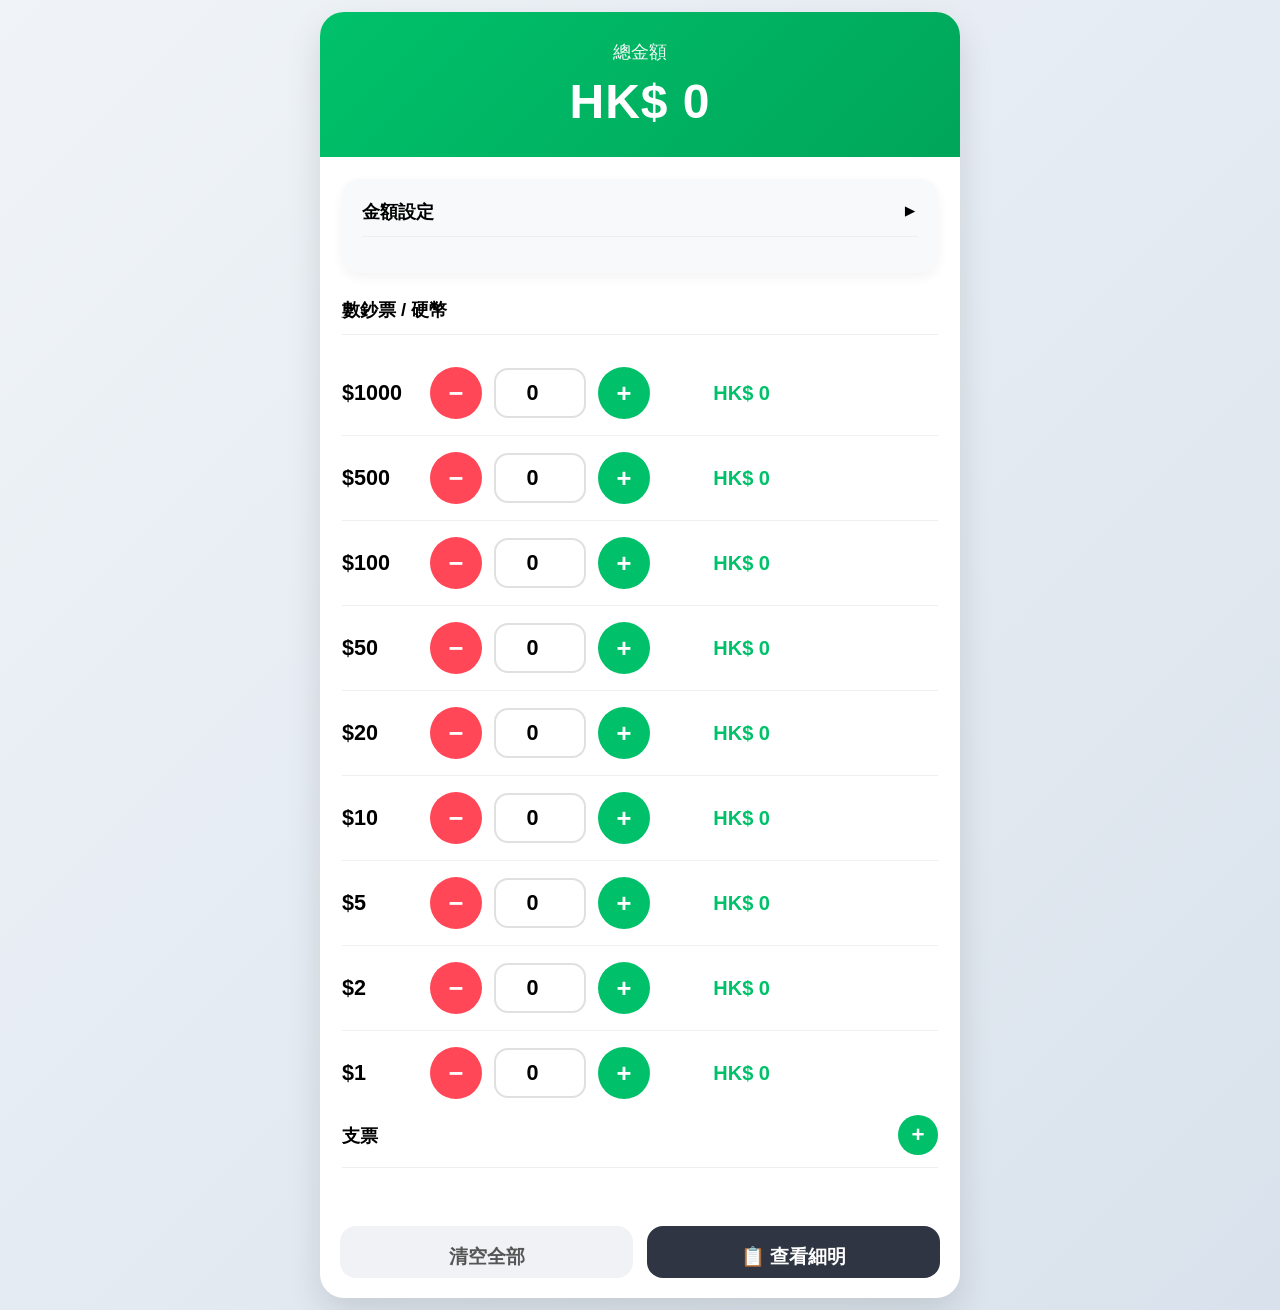
<file: index.html>
<!DOCTYPE html>
<html lang="zh-HK">
<head>
    <meta charset="UTF-8">
    <meta name="viewport" content="width=device-width, initial-scale=1.0">
    <title>港幣數鈔機</title>
    
    <!-- PWA 設定 -->
    <meta name="theme-color" content="#00c16a">
    <meta name="apple-mobile-web-app-capable" content="yes">
    <meta name="apple-mobile-web-app-status-bar-style" content="default">
    <meta name="apple-mobile-web-app-title" content="港幣數鈔機">
    
    <link rel="manifest" href="data:application/manifest+json,{
        %7B%22name%22%3A%22%E6%B8%AF%E5%B9%A3%E6%95%B8%E9%88%94%E6%A9%9F%22%2C%22short_name%22%3A%22%E6%95%B8%E9%88%94%E6%A9%9F%22%2C%22start_url%22%3A%22.%22%2C%22display%22%3A%22standalone%22%2C%22background_color%22%3A%22%23ffffff%22%2C%22theme_color%22%3A%22%2300c16a%22%2C%22icons%22%3A%5B%7B%22src%22%3A%22https%3A%2F%2Fvia.placeholder.com%2F192x192%2F00c16a%2Fffffff%3Ftext%3D%25E6%2595%25B8%25E9%2588%2594%22%2C%22sizes%22%3A%22192x192%22%2C%22type%22%3A%22image%2Fpng%22%7D%2C%7B%22src%22%3A%22https%3A%2F%2Fvia.placeholder.com%2F512x512%2F00c16a%2Fffffff%3Ftext%3D%25E6%2595%25B8%25E9%2588%2594%22%2C%22sizes%22%3A%22512x512%22%2C%22type%22%3A%22image%2Fpng%22%7D%5D%7D">
    
    <style>
        :root {
            --primary: #00c16a;
            --danger: #ff4757;
        }
        * { margin: 0; padding: 0; box-sizing: border-box; }
        body {
            font-family: -apple-system, BlinkMacSystemFont, 'Segoe UI', 'Microsoft YaHei', sans-serif;
            background: linear-gradient(135deg, #f0f4f8 0%, #d9e2ec 100%);
            min-height: 100vh;
            padding: 12px;
        }
        .container {
            max-width: 640px;
            margin: 0 auto;
            background: white;
            border-radius: 24px;
            box-shadow: 0 15px 35px rgba(0, 0, 0, 0.12);
            overflow: hidden;
        }
        .header {
            background: linear-gradient(135deg, var(--primary), #00a65a);
            color: white;
            padding: 28px 20px;
            text-align: center;
        }
        .total { font-size: 3rem; font-weight: 700; letter-spacing: 1px; }
        .total-label { font-size: 1.1rem; opacity: 0.95; margin-bottom: 10px; }

        .main { padding: 22px; }

        #amount-group {
            margin-bottom: 24px;
            background: #f8f9fa;
            border-radius: 18px;
            padding: 20px;
            box-shadow: 0 4px 12px rgba(0,0,0,0.05);
        }
        .section-header {
            display: flex;
            justify-content: space-between;
            align-items: center;
            padding-bottom: 12px;
            border-bottom: 1px solid #eee;
            margin-bottom: 16px;
            font-size: 1.15rem;
            cursor: pointer;
        }
        .collapse-icon {
            transition: transform 0.3s ease;
            font-size: 1.1rem;
        }
        #amount-group.collapsed .collapse-icon {
            transform: rotate(-90deg);
        }
        .group-content { transition: all 0.3s ease; }
        #amount-group.collapsed .group-content { display: none; }

        .denom, .cheque-item {
            display: flex;
            align-items: center;
            padding: 16px 0;
            border-bottom: 1px solid #f0f0f0;
        }
        .denom:last-child, .cheque-item:last-child { border-bottom: none; }

        .denom-value {
            font-weight: 700;
            font-size: 1.35rem;
            min-width: 88px;
        }
        .controls {
            display: flex;
            align-items: center;
            gap: 12px;
        }
        button {
            width: 52px; height: 52px;
            border: none; border-radius: 50%;
            font-size: 1.6rem; font-weight: bold;
            cursor: pointer; transition: all 0.2s;
        }
        .btn-minus { background: var(--danger); color: white; }
        .btn-plus { background: var(--primary); color: white; }

        .count-input, .cheque-input {
            text-align: center;
            font-size: 1.35rem;
            font-weight: 600;
            padding: 10px;
            border: 2px solid #e0e0e0;
            border-radius: 14px;
        }
        .count-input { width: 92px; }
        .cheque-input { width: 140px; }

        .amount, .cheque-amount {
            font-weight: 700;
            color: var(--primary);
            font-size: 1.25rem;
            min-width: 120px;
            text-align: right;
        }

        .cheque-item { gap: 12px; }
        .cheque-name {
            font-weight: 600;
            min-width: 100px;
            color: #555;
        }
        .cheque-delete {
            width: 36px; height: 36px;
            background: #eee;
            color: #666;
            border-radius: 50%;
            font-size: 1.2rem;
            display: flex;
            align-items: center;
            justify-content: center;
        }

        .target-row {
            display: flex;
            align-items: center;
            gap: 14px;
        }
        .target-input-wrapper {
            position: relative;
            flex: 1;
            max-width: 280px;
        }
        .target-input-wrapper::before {
            content: "HK$";
            position: absolute;
            left: 16px;
            top: 50%;
            transform: translateY(-50%);
            color: #666;
            font-weight: 600;
        }
        #target {
            width: 100%;
            padding: 16px 16px 16px 58px;
            font-size: 1.4rem;
            border: 2px solid #e0e0e0;
            border-radius: 14px;
            font-weight: 600;
        }

        .difference {
            font-size: 1.6rem;
            font-weight: 700;
            text-align: center;
            padding: 22px;
            border-radius: 16px;
        }
        .positive { color: #00c16a; background: #e8f9f0; }
        .negative { color: #ff4757; background: #ffe8e8; }

        .footer {
            padding: 20px;
            display: flex;
            gap: 14px;
        }
        .btn {
            flex: 1;
            padding: 18px;
            font-size: 1.2rem;
            font-weight: 600;
            border: none;
            border-radius: 16px;
            cursor: pointer;
        }
        .btn-clear { background: #f1f2f6; color: #555; }
        .btn-summary { background: #2f3542; color: white; }

        /* Modal 樣式 */
        .modal {
            display: none;
            position: fixed;
            top: 0; left: 0;
            width: 100%; height: 100%;
            background: rgba(0,0,0,0.6);
            align-items: center;
            justify-content: center;
            z-index: 1000;
        }
        .modal-content {
            background: white;
            max-width: 520px;
            width: 90%;
            border-radius: 20px;
            box-shadow: 0 20px 40px rgba(0,0,0,0.2);
            position: relative;
            padding: 24px;
        }
        .modal-header {
            text-align: center;
            margin-bottom: 20px;
            font-size: 1.5rem;
            font-weight: bold;
            color: var(--primary);
        }
        .modal-close {
            position: absolute;
            top: 18px;
            right: 22px;
            font-size: 2rem;
            cursor: pointer;
            color: #aaa;
            width: 40px;
            height: 40px;
            display: flex;
            align-items: center;
            justify-content: center;
            border-radius: 50%;
            transition: all 0.2s;
        }
        .modal-close:hover {
            color: #ff4757;
            background: #f8f9fa;
        }

        .close-btn {
            display: block;
            margin: 25px auto 0;
            width: 65%;
            max-width: 280px;
            padding: 14px 20px;
            background: var(--primary);
            color: white;
            border: none;
            border-radius: 12px;
            font-size: 1.1rem;
            font-weight: 600;
            cursor: pointer;
            transition: all 0.2s;
        }
        .close-btn:hover {
            background: #00a65a;
            transform: translateY(-2px);
        }

        #modalContent, #confirmContent {
            padding: 10px 0;
            line-height: 1.6;
        }

        .confirm-actions {
            display: flex;
            gap: 12px;
            padding: 20px 0;
        }
        .confirm-btn {
            flex: 1;
            padding: 16px;
            font-size: 1.15rem;
            font-weight: 600;
            border: none;
            border-radius: 50px;
            cursor: pointer;
        }
        .confirm-cancel { background: #f1f2f6; color: #333; }
        .confirm-delete { background: var(--danger); color: white; }

        @media (max-width: 620px) {
            .amount, .cheque-amount { display: none; }
            .cheque-input { width: 120px; }
        }
    </style>
</head>
<body>
    <div class="container">
        <div class="header">
            <div class="total-label">總金額</div>
            <div class="total" id="total">HK$ 0</div>
        </div>

        <div class="main">
            <div class="section" id="amount-group">
                <div class="section-header" onclick="toggleGroup()">
                    <strong>金額設定</strong>
                    <span class="collapse-icon">▼</span>
                </div>
                <div class="group-content">
                    <div class="target-row" style="margin-bottom: 20px;">
                        <label>目標：</label>
                        <div class="target-input-wrapper">
                            <input type="number" id="target" value="0" step="0.1" oninput="calculate()">
                        </div>
                    </div>
                    <div class="difference" id="difference">HK$ 0</div>
                </div>
            </div>

            <div class="section">
                <div class="section-header">
                    <strong>數鈔票 / 硬幣</strong>
                </div>
                <div id="denominations"></div>
            </div>

            <div class="section">
                <div class="section-header">
                    <strong>支票</strong>
                    <button onclick="addCheque()" style="width:40px;height:40px;font-size:1.4rem;border-radius:50%;background:var(--primary);color:white;border:none;">+</button>
                </div>
                <div id="cheques"></div>
            </div>
        </div>

        <div class="footer">
            <button class="btn btn-clear" onclick="showClearConfirm()">清空全部</button>
            <button class="btn btn-summary" onclick="showSummaryModal()">📋 查看細明</button>
        </div>
    </div>

    <!-- 總結彈窗 -->
    <div class="modal" id="summaryModal">
        <div class="modal-content">
            <span class="modal-close" onclick="closeModal('summaryModal')">×</span>
            <div class="modal-header">數鈔結果</div>
            <div id="modalContent"></div>
            <button class="close-btn" onclick="closeModal('summaryModal')">關閉</button>
        </div>
    </div>

    <!-- 通用確認彈窗 -->
    <div class="modal" id="confirmModal">
        <div class="modal-content">
            <div class="modal-header" id="confirmTitle">確認操作</div>
            <div id="confirmContent"></div>
            <div class="confirm-actions">
                <button class="confirm-btn confirm-cancel" onclick="closeModal('confirmModal')">取消</button>
                <button class="confirm-btn confirm-delete" id="confirmActionBtn">確定</button>
            </div>
        </div>
    </div>

    <script>
        const denominations = [
            { value: 1000, label: "1000" }, { value: 500, label: "500" },
            { value: 100, label: "100" }, { value: 50, label: "50" },
            { value: 20, label: "20" }, { value: 10, label: "10" },
            { value: 5, label: "5" }, { value: 2, label: "2" }, { value: 1, label: "1" }
        ];

        let counts = {};
        let cheques = [];
        let pendingDeleteIndex = -1;

        function formatAmount(amount) {
            return amount.toLocaleString('zh-HK', {
                minimumFractionDigits: amount % 1 === 0 ? 0 : 2,
                maximumFractionDigits: 2
            });
        }

        function init() {
            denominations.forEach(d => counts[d.value] = 0);
            renderDenominations();
            renderCheques();
            document.getElementById('amount-group').classList.add('collapsed');
            calculate();
        }

        function renderDenominations() {
            const container = document.getElementById('denominations');
            container.innerHTML = '';
            denominations.forEach(denom => {
                const div = document.createElement('div');
                div.className = 'denom';
                div.innerHTML = `
                    <div class="denom-value">$${denom.label}</div>
                    <div class="controls">
                        <button class="btn-minus" onclick="changeCount(${denom.value}, -1)">−</button>
                        <input type="number" class="count-input" id="input-${denom.value}" value="0" min="0" oninput="setCount(${denom.value}, this.value)">
                        <button class="btn-plus" onclick="changeCount(${denom.value}, 1)">+</button>
                    </div>
                    <div class="amount" id="amount-${denom.value}">HK$ 0</div>
                `;
                container.appendChild(div);
            });
        }

        function renderCheques() {
            const container = document.getElementById('cheques');
            container.innerHTML = '';
            cheques.forEach((cheque, index) => {
                const div = document.createElement('div');
                div.className = 'cheque-item';
                div.innerHTML = `
                    <div class="cheque-name">支票${index + 1}</div>
                    <input type="number" class="cheque-input" value="${cheque.amount}" step="0.1" oninput="updateCheque(${index}, this.value)">
                    <button class="cheque-delete" onclick="showDeleteConfirm(${index})">×</button>
                    <div class="cheque-amount" id="cheque-amount-${index}">HK$ ${formatAmount(cheque.amount)}</div>
                `;
                container.appendChild(div);
            });
        }

        function addCheque() {
            cheques.push({ amount: 0 });
            renderCheques();
            calculate();
        }

        function updateCheque(index, value) {
            cheques[index].amount = parseFloat(value) || 0;
            calculate();
        }

        function showDeleteConfirm(index) {
            pendingDeleteIndex = index;
            document.getElementById('confirmTitle').textContent = '刪除支票';
            document.getElementById('confirmContent').innerHTML = `
                <p style="text-align:center; font-size:1.1rem; padding:20px 0;">
                    確定要刪除支票${index + 1}嗎？<br><br>
                    此操作無法復原。
                </p>`;
            document.getElementById('confirmActionBtn').textContent = '確定刪除';
            document.getElementById('confirmActionBtn').onclick = executeDeleteCheque;
            document.getElementById('confirmModal').style.display = 'flex';
        }

        function executeDeleteCheque() {
            if (pendingDeleteIndex >= 0) {
                cheques.splice(pendingDeleteIndex, 1);
                renderCheques();
                calculate();
            }
            closeModal('confirmModal');
            pendingDeleteIndex = -1;
        }

        function changeCount(value, delta) {
            counts[value] = Math.max(0, (counts[value] || 0) + delta);
            document.getElementById(`input-${value}`).value = counts[value];
            calculate();
        }

        function setCount(value, qty) {
            counts[value] = Math.max(0, parseInt(qty) || 0);
            calculate();
        }

        function calculate() {
            let total = 0;
            Object.keys(counts).forEach(key => total += parseFloat(key) * counts[key]);
            cheques.forEach(c => total += c.amount);

            document.getElementById('total').textContent = `HK$ ${formatAmount(total)}`;

            Object.keys(counts).forEach(key => {
                const val = parseFloat(key);
                const amtEl = document.getElementById(`amount-${val}`);
                if (amtEl) amtEl.textContent = `HK$ ${formatAmount(val * counts[val])}`;
            });

            cheques.forEach((c, i) => {
                const el = document.getElementById(`cheque-amount-${i}`);
                if (el) el.textContent = `HK$ ${formatAmount(c.amount)}`;
            });

            const target = parseFloat(document.getElementById('target').value) || 0;
            const diff = total - target;
            const diffEl = document.getElementById('difference');

            if (diff > 0) {
                diffEl.innerHTML = `多出 HK$ ${formatAmount(diff)}`;
                diffEl.className = 'difference positive';
            } else if (diff < 0) {
                diffEl.innerHTML = `缺少 HK$ ${formatAmount(Math.abs(diff))}`;
                diffEl.className = 'difference negative';
            } else {
                diffEl.innerHTML = `剛好 HK$ 0`;
                diffEl.className = 'difference';
            }
        }

        function toggleGroup() {
            document.getElementById('amount-group').classList.toggle('collapsed');
        }

        function showClearConfirm() {
            document.getElementById('confirmTitle').textContent = '確認清空';
            document.getElementById('confirmContent').innerHTML = `
                <p style="text-align:center; font-size:1.1rem; padding:20px 0;">
                    ⚠️ 確定要清空所有資料嗎？<br><br>
                    此操作無法復原。
                </p>`;
            document.getElementById('confirmActionBtn').textContent = '確定清空';
            document.getElementById('confirmActionBtn').onclick = executeClearAll;
            document.getElementById('confirmModal').style.display = 'flex';
        }

        function executeClearAll() {
            Object.keys(counts).forEach(key => counts[key] = 0);
            cheques = [];
            renderDenominations();
            renderCheques();
            document.getElementById('target').value = 0;
            calculate();
            closeModal('confirmModal');
        }

        function showSummaryModal() {
            const total = document.getElementById('total').textContent;
            const target = parseFloat(document.getElementById('target').value) || 0;
            const diffEl = document.getElementById('difference').innerHTML;

            let html = `<p><strong>總金額：</strong> ${total}</p>`;
            if (target > 0) html += `<p><strong>目標金額：</strong> HK$ ${formatAmount(target)}</p>`;
            html += `<p><strong>差額：</strong> ${diffEl}</p><hr style="margin:20px 0;">`;
            html += `<p style="margin-bottom:14px;"><strong>明細：</strong></p>`;

            denominations.forEach(d => {
                if (counts[d.value] > 0) {
                    const amount = d.value * counts[d.value];
                    html += `<div style="display:flex;justify-content:space-between;padding:6px 0;">
                        <span>$${d.label} × ${counts[d.value]}</span>
                        <span style="font-weight:700;">HK$ ${formatAmount(amount)}</span>
                    </div>`;
                }
            });

            if (cheques.length > 0) {
                html += `<p style="margin:12px 0 6px 0; font-weight:600;">支票：</p>`;
                cheques.forEach((c, i) => {
                    if (c.amount > 0) {
                        html += `<div style="display:flex;justify-content:space-between;padding:6px 0;">
                            <span>支票${i+1}</span>
                            <span style="font-weight:700;">HK$ ${formatAmount(c.amount)}</span>
                        </div>`;
                    }
                });
            }

            document.getElementById('modalContent').innerHTML = html;
            document.getElementById('summaryModal').style.display = 'flex';
        }

        function closeModal(modalId) {
            document.getElementById(modalId).style.display = 'none';
        }

        // PWA Service Worker
        if ('serviceWorker' in navigator) {
            navigator.serviceWorker.register('data:application/javascript,'
                + 'self.addEventListener("install", () => self.skipWaiting());'
                + 'self.addEventListener("activate", () => self.clients.claim());'
                + 'self.addEventListener("fetch", e => { e.respondWith(fetch(e.request)); });'
            ).then(() => console.log('✅ PWA Service Worker 已註冊'));
        }

        window.onload = init;
    </script>
</body>
</html>
</file>
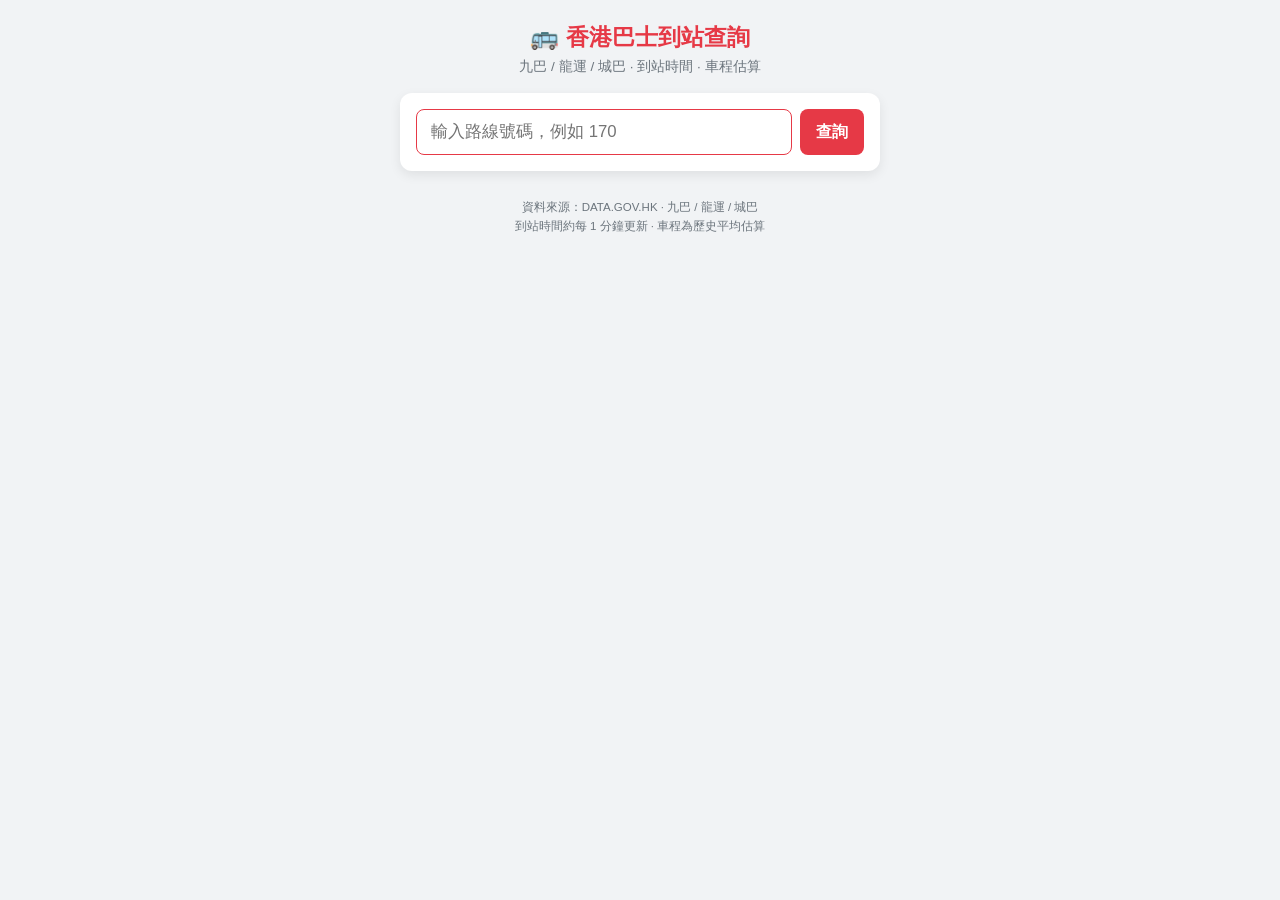
<file: hk-bus-eta/index.html>
<!DOCTYPE html>
<html lang="zh-Hant">
<head>
  <meta charset="UTF-8" />
  <meta name="viewport" content="width=device-width, initial-scale=1.0, maximum-scale=1.0, user-scalable=no" />
  <title>香港巴士到站時間查詢</title>
  <link rel="stylesheet" href="style.css" />
</head>
<body>
  <div class="app">
    <header>
      <h1>🚌 香港巴士到站查詢</h1>
      <p class="subtitle">九巴 / 龍運 / 城巴 · 到站時間 · 車程估算</p>
    </header>

    <!-- 永遠顯示：路線輸入 -->
    <section class="card route-card">
      <div class="input-row">
        <input type="text" id="routeInput" placeholder="輸入路線號碼，例如 170" autocomplete="off" />
        <button id="searchBtn">查詢</button>
      </div>
    </section>

    <!-- 方向按鈕（查詢後永遠顯示，方便切換） -->
    <div id="directionBar" class="direction-bar hidden"></div>

    <!-- 目前方向資訊 -->
    <p id="currentDirInfo" class="route-info hidden"></p>

    <!-- 車站列表（主畫面） -->
    <section id="mainView" class="hidden">
      <div id="stopList" class="stop-list"></div>
    </section>

    <!-- 計算車程畫面 -->
    <section id="journeyView" class="card hidden">
      <h2>📍 計算車程</h2>

      <div class="journey-row">
        <label>上車站（起點）</label>
        <select id="fromStopSelect">
          <option value="">— 選擇上車站 —</option>
        </select>
      </div>
      <div class="journey-row">
        <label>落車站（終點）</label>
        <select id="toStopSelect">
          <option value="">— 選擇落車站 —</option>
        </select>
      </div>

      <button id="calcJourneyBtn" class="calc-btn">計算車程</button>
      <div id="journeyResult" class="journey-result hidden"></div>

      <button class="back-btn" id="backToStopsBtn">← 返回車站列表</button>
    </section>

    <!-- 右下角浮動按鈕 -->
    <button id="fabJourney" class="fab hidden" title="計算車程">🗺️</button>

    <footer>
      <p>資料來源：DATA.GOV.HK · 九巴 / 龍運 / 城巴</p>
      <p class="note">到站時間約每 1 分鐘更新 · 車程為歷史平均估算</p>
    </footer>
  </div>

  <script src="app.js"></script>
</body>
</html>
</file>
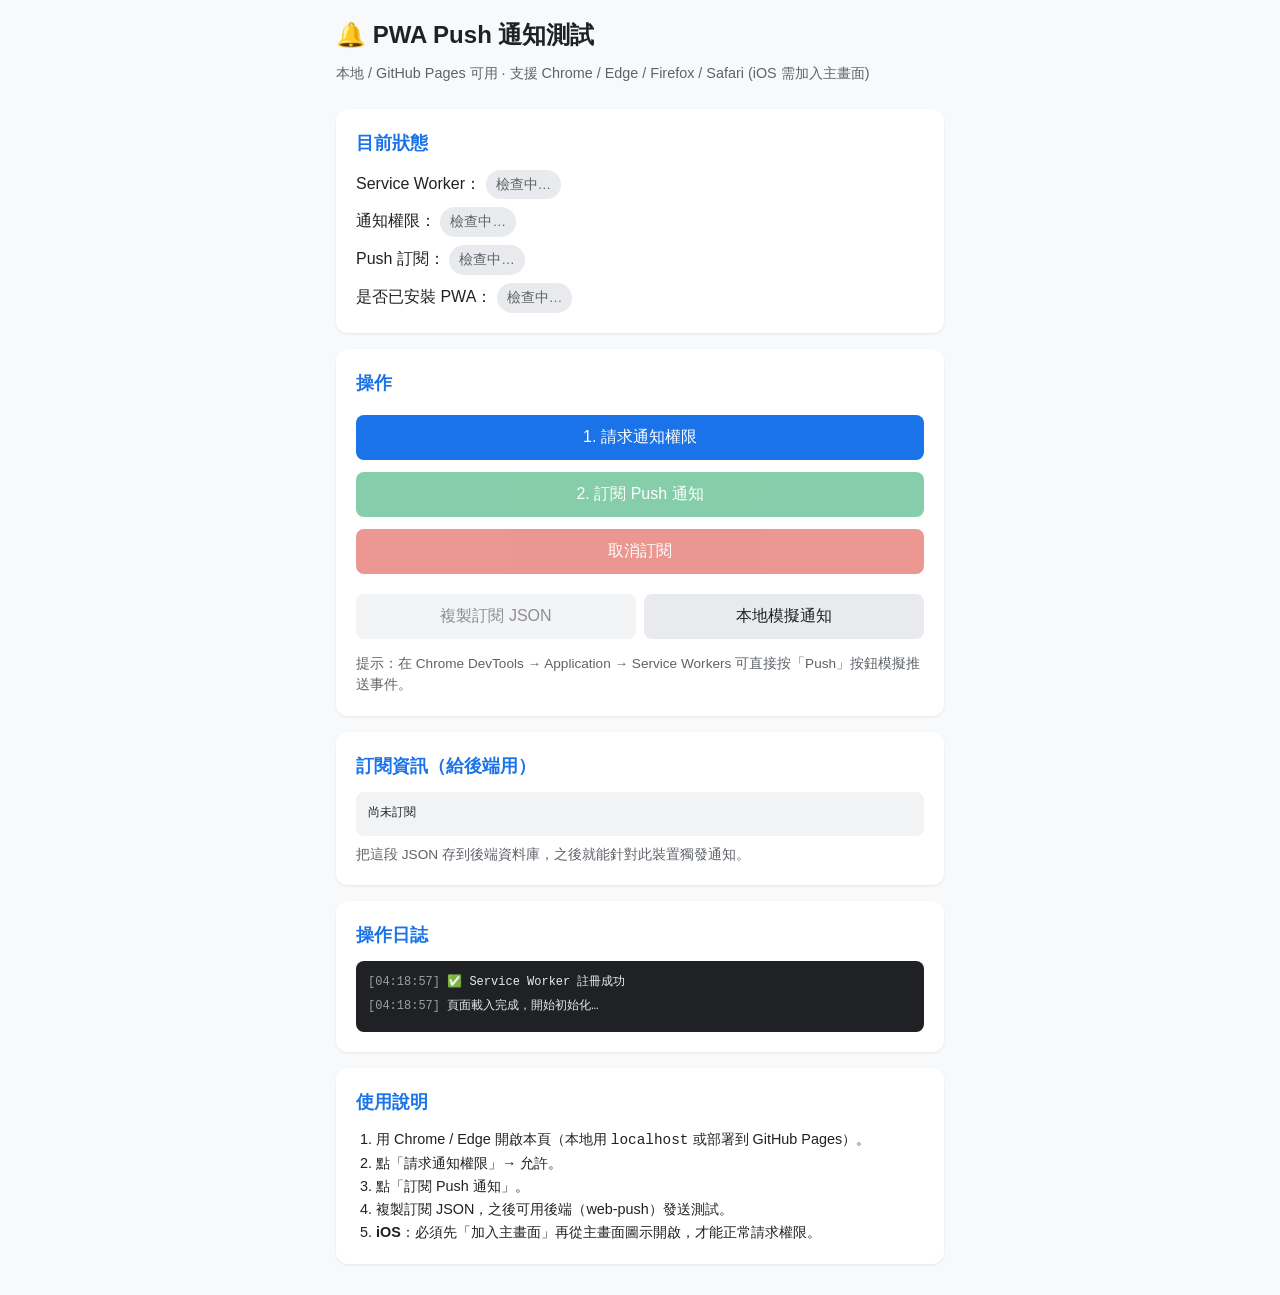
<file: push/index.html>
<!DOCTYPE html>
<html lang="zh-Hant">
<head>
  <meta charset="UTF-8" />
  <meta name="viewport" content="width=device-width, initial-scale=1.0, viewport-fit=cover" />
  <meta name="theme-color" content="#1a73e8" />
  <meta name="description" content="PWA Web Push 通知測試頁面" />
  <title>PWA Push 通知測試</title>
  <link rel="manifest" href="manifest.json" />
  <link rel="icon" href="data:image/svg+xml,<svg xmlns='http://www.w3.org/2000/svg' viewBox='0 0 100 100'><text y='.9em' font-size='90'>🔔</text></svg>" />
  <style>
    :root {
      --primary: #1a73e8;
      --success: #0f9d58;
      --danger: #d93025;
      --bg: #f8f9fa;
      --card: #ffffff;
      --text: #202124;
      --muted: #5f6368;
    }
    * { box-sizing: border-box; margin: 0; padding: 0; }
    body {
      font-family: -apple-system, BlinkMacSystemFont, "Segoe UI", Roboto, "Noto Sans TC", "Helvetica Neue", Arial, sans-serif;
      background: var(--bg);
      color: var(--text);
      line-height: 1.6;
      padding: 16px;
      max-width: 640px;
      margin: 0 auto;
      min-height: 100vh;
    }
    h1 {
      font-size: 1.5rem;
      margin-bottom: 8px;
      display: flex;
      align-items: center;
      gap: 8px;
    }
    .subtitle {
      color: var(--muted);
      font-size: 0.9rem;
      margin-bottom: 24px;
    }
    .card {
      background: var(--card);
      border-radius: 12px;
      padding: 20px;
      margin-bottom: 16px;
      box-shadow: 0 1px 3px rgba(0,0,0,0.08);
    }
    .card h2 {
      font-size: 1.1rem;
      margin-bottom: 12px;
      color: var(--primary);
    }
    .status {
      display: inline-flex;
      align-items: center;
      gap: 6px;
      padding: 4px 10px;
      border-radius: 20px;
      font-size: 0.85rem;
      font-weight: 500;
    }
    .status.ok { background: #e6f4ea; color: var(--success); }
    .status.warn { background: #fef7e0; color: #b06000; }
    .status.error { background: #fce8e6; color: var(--danger); }
    .status.unknown { background: #e8eaed; color: var(--muted); }
    button {
      display: inline-flex;
      align-items: center;
      justify-content: center;
      gap: 6px;
      width: 100%;
      padding: 12px 16px;
      margin: 6px 0;
      border: none;
      border-radius: 8px;
      font-size: 1rem;
      font-weight: 500;
      cursor: pointer;
      transition: opacity 0.15s, transform 0.1s;
    }
    button:active { transform: scale(0.98); }
    button:disabled {
      opacity: 0.5;
      cursor: not-allowed;
    }
    .btn-primary { background: var(--primary); color: white; }
    .btn-success { background: var(--success); color: white; }
    .btn-danger { background: var(--danger); color: white; }
    .btn-secondary { background: #e8eaed; color: var(--text); }
    pre {
      background: #f1f3f4;
      border-radius: 8px;
      padding: 12px;
      font-size: 0.75rem;
      overflow-x: auto;
      white-space: pre-wrap;
      word-break: break-all;
      max-height: 220px;
      overflow-y: auto;
    }
    .log {
      background: #202124;
      color: #e8eaed;
      border-radius: 8px;
      padding: 12px;
      font-family: ui-monospace, SFMono-Regular, Menlo, Monaco, Consolas, monospace;
      font-size: 0.75rem;
      max-height: 200px;
      overflow-y: auto;
      margin-top: 8px;
    }
    .log div { margin-bottom: 4px; }
    .log .time { color: #9aa0a6; }
    .hint {
      font-size: 0.85rem;
      color: var(--muted);
      margin-top: 8px;
    }
    .row {
      display: flex;
      gap: 8px;
      flex-wrap: wrap;
    }
    .row button { flex: 1; min-width: 120px; }
    a { color: var(--primary); }
  </style>
</head>
<body>
  <h1>🔔 PWA Push 通知測試</h1>
  <p class="subtitle">本地 / GitHub Pages 可用 · 支援 Chrome / Edge / Firefox / Safari (iOS 需加入主畫面)</p>

  <!-- 狀態總覽 -->
  <div class="card">
    <h2>目前狀態</h2>
    <div style="display:flex; flex-direction:column; gap:8px;">
      <div>Service Worker： <span id="swStatus" class="status unknown">檢查中…</span></div>
      <div>通知權限： <span id="permStatus" class="status unknown">檢查中…</span></div>
      <div>Push 訂閱： <span id="subStatus" class="status unknown">檢查中…</span></div>
      <div>是否已安裝 PWA： <span id="installStatus" class="status unknown">檢查中…</span></div>
    </div>
  </div>

  <!-- 操作按鈕 -->
  <div class="card">
    <h2>操作</h2>
    <button id="btnPermission" class="btn-primary">1. 請求通知權限</button>
    <button id="btnSubscribe" class="btn-success" disabled>2. 訂閱 Push 通知</button>
    <button id="btnUnsubscribe" class="btn-danger" disabled>取消訂閱</button>
    <div class="row" style="margin-top:8px;">
      <button id="btnCopy" class="btn-secondary" disabled>複製訂閱 JSON</button>
      <button id="btnTestLocal" class="btn-secondary">本地模擬通知</button>
    </div>
    <p class="hint">
      提示：在 Chrome DevTools → Application → Service Workers 可直接按「Push」按鈕模擬推送事件。
    </p>
  </div>

  <!-- 訂閱資訊 -->
  <div class="card">
    <h2>訂閱資訊（給後端用）</h2>
    <pre id="subscriptionJson">尚未訂閱</pre>
    <p class="hint">把這段 JSON 存到後端資料庫，之後就能針對此裝置獨發通知。</p>
  </div>

  <!-- 日誌 -->
  <div class="card">
    <h2>操作日誌</h2>
    <div id="log" class="log"></div>
  </div>

  <div class="card">
    <h2>使用說明</h2>
    <ol style="padding-left:20px; font-size:0.9rem;">
      <li>用 Chrome / Edge 開啟本頁（本地用 <code>localhost</code> 或部署到 GitHub Pages）。</li>
      <li>點「請求通知權限」→ 允許。</li>
      <li>點「訂閱 Push 通知」。</li>
      <li>複製訂閱 JSON，之後可用後端（web-push）發送測試。</li>
      <li><strong>iOS</strong>：必須先「加入主畫面」再從主畫面圖示開啟，才能正常請求權限。</li>
    </ol>
  </div>

  <script>
    // ========== 設定區 ==========
    // 測試用 VAPID 公鑰（請之後換成你自己產生的）
    const VAPID_PUBLIC_KEY = 'BM7pdoTTyl900tFwHcevpZvF_GK-sW88MShDXeOvTcd_37sQWI19Qk1Le4lSBpl7T12_-bNHbLgwrGtg11jUbF4';

    // ========== 工具函式 ==========
    function log(msg, type = 'info') {
      const el = document.getElementById('log');
      const time = new Date().toLocaleTimeString('zh-HK', { hour12: false });
      const div = document.createElement('div');
      div.innerHTML = `<span class="time">[${time}]</span> ${msg}`;
      el.prepend(div);
    }

    function urlBase64ToUint8Array(base64String) {
      const padding = '='.repeat((4 - base64String.length % 4) % 4);
      const base64 = (base64String + padding).replace(/-/g, '+').replace(/_/g, '/');
      const rawData = window.atob(base64);
      const outputArray = new Uint8Array(rawData.length);
      for (let i = 0; i < rawData.length; ++i) {
        outputArray[i] = rawData.charCodeAt(i);
      }
      return outputArray;
    }

    function setStatus(id, text, type) {
      const el = document.getElementById(id);
      el.textContent = text;
      el.className = 'status ' + type;
    }

    // ========== 狀態更新 ==========
    async function updateStatus() {
      // Service Worker
      if ('serviceWorker' in navigator) {
        try {
          const reg = await navigator.serviceWorker.getRegistration();
          if (reg && reg.active) {
            setStatus('swStatus', '已啟用', 'ok');
          } else if (reg) {
            setStatus('swStatus', '已註冊（尚未啟用）', 'warn');
          } else {
            setStatus('swStatus', '未註冊', 'error');
          }
        } catch (e) {
          setStatus('swStatus', '錯誤', 'error');
        }
      } else {
        setStatus('swStatus', '不支援', 'error');
      }

      // 通知權限
      if ('Notification' in window) {
        const perm = Notification.permission;
        if (perm === 'granted') setStatus('permStatus', '已允許', 'ok');
        else if (perm === 'denied') setStatus('permStatus', '已拒絕', 'error');
        else setStatus('permStatus', '尚未決定', 'warn');
      } else {
        setStatus('permStatus', '不支援', 'error');
      }

      // 訂閱狀態
      let subscribed = false;
      try {
        const reg = await navigator.serviceWorker.ready;
        const sub = await reg.pushManager.getSubscription();
        if (sub) {
          subscribed = true;
          setStatus('subStatus', '已訂閱', 'ok');
          document.getElementById('subscriptionJson').textContent = JSON.stringify(sub.toJSON(), null, 2);
          document.getElementById('btnSubscribe').disabled = true;
          document.getElementById('btnUnsubscribe').disabled = false;
          document.getElementById('btnCopy').disabled = false;
        } else {
          setStatus('subStatus', '未訂閱', 'warn');
          document.getElementById('subscriptionJson').textContent = '尚未訂閱';
          document.getElementById('btnSubscribe').disabled = Notification.permission !== 'granted';
          document.getElementById('btnUnsubscribe').disabled = true;
          document.getElementById('btnCopy').disabled = true;
        }
      } catch (e) {
        setStatus('subStatus', '檢查失敗', 'error');
      }

      // 是否以 standalone 模式執行（已安裝 PWA）
      const isStandalone = window.matchMedia('(display-mode: standalone)').matches ||
                          window.navigator.standalone === true;
      if (isStandalone) {
        setStatus('installStatus', '是（已安裝）', 'ok');
      } else {
        setStatus('installStatus', '否（瀏覽器分頁）', 'warn');
      }

      // 按鈕狀態
      document.getElementById('btnPermission').disabled = Notification.permission === 'granted';
    }

    // ========== 主要操作 ==========
    async function registerSW() {
      if (!('serviceWorker' in navigator)) {
        log('❌ 此瀏覽器不支援 Service Worker');
        return null;
      }
      try {
        const reg = await navigator.serviceWorker.register('./sw.js', { scope: './' });
        log('✅ Service Worker 註冊成功');
        await navigator.serviceWorker.ready;
        return reg;
      } catch (err) {
        log('❌ Service Worker 註冊失敗：' + err.message);
        return null;
      }
    }

    async function requestPermission() {
      if (!('Notification' in window)) {
        log('❌ 此瀏覽器不支援 Notification API');
        return;
      }
      try {
        const result = await Notification.requestPermission();
        log('通知權限結果：' + result);
        if (result === 'granted') {
          log('✅ 已獲得通知權限');
        } else if (result === 'denied') {
          log('⚠️ 使用者拒絕了通知權限。之後需到瀏覽器/系統設定手動開啟。');
        }
        updateStatus();
      } catch (err) {
        log('❌ 請求權限失敗：' + err.message);
      }
    }

    async function subscribe() {
      try {
        const reg = await navigator.serviceWorker.ready;
        const existing = await reg.pushManager.getSubscription();
        if (existing) {
          log('已經訂閱過了');
          updateStatus();
          return;
        }

        const subscription = await reg.pushManager.subscribe({
          userVisibleOnly: true,
          applicationServerKey: urlBase64ToUint8Array(VAPID_PUBLIC_KEY)
        });

        log('✅ 訂閱成功！');
        console.log('PushSubscription:', subscription);
        updateStatus();
      } catch (err) {
        log('❌ 訂閱失敗：' + err.message);
        console.error(err);
        if (err.name === 'NotAllowedError') {
          log('提示：請先允許通知權限');
        }
      }
    }

    async function unsubscribe() {
      try {
        const reg = await navigator.serviceWorker.ready;
        const sub = await reg.pushManager.getSubscription();
        if (sub) {
          await sub.unsubscribe();
          log('✅ 已取消訂閱');
        } else {
          log('目前沒有訂閱');
        }
        updateStatus();
      } catch (err) {
        log('❌ 取消訂閱失敗：' + err.message);
      }
    }

    function copySubscription() {
      const text = document.getElementById('subscriptionJson').textContent;
      if (!text || text === '尚未訂閱') return;
      navigator.clipboard.writeText(text).then(() => {
        log('✅ 訂閱 JSON 已複製到剪貼簿');
      }).catch(() => {
        log('⚠️ 無法自動複製，請手動選取文字');
      });
    }

    // 本地模擬通知（不經過推送服務）
    async function testLocalNotification() {
      if (Notification.permission !== 'granted') {
        log('請先允許通知權限');
        return;
      }
      try {
        const reg = await navigator.serviceWorker.ready;
        await reg.showNotification('本地測試通知', {
          body: '這是直接由 Service Worker 顯示的測試通知（不是真正的 Push）',
          icon: 'data:image/svg+xml,<svg xmlns="http://www.w3.org/2000/svg" viewBox="0 0 100 100"><text y=".9em" font-size="90">🔔</text></svg>',
          badge: 'data:image/svg+xml,<svg xmlns="http://www.w3.org/2000/svg" viewBox="0 0 100 100"><text y=".9em" font-size="90">🔔</text></svg>',
          vibrate: [100, 50, 100],
          data: { url: './' },
          actions: [
            { action: 'open', title: '開啟' },
            { action: 'close', title: '關閉' }
          ]
        });
        log('✅ 已觸發本地測試通知');
      } catch (err) {
        log('❌ 本地通知失敗：' + err.message);
      }
    }

    // ========== 初始化 ==========
    document.getElementById('btnPermission').addEventListener('click', requestPermission);
    document.getElementById('btnSubscribe').addEventListener('click', subscribe);
    document.getElementById('btnUnsubscribe').addEventListener('click', unsubscribe);
    document.getElementById('btnCopy').addEventListener('click', copySubscription);
    document.getElementById('btnTestLocal').addEventListener('click', testLocalNotification);

    // 頁面載入時註冊 SW 並更新狀態
    window.addEventListener('load', async () => {
      log('頁面載入完成，開始初始化…');
      await registerSW();
      updateStatus();

      // 監聽 permission 變化（部分瀏覽器支援）
      if (navigator.permissions) {
        try {
          const status = await navigator.permissions.query({ name: 'notifications' });
          status.onchange = () => {
            log('通知權限狀態改變 → ' + status.state);
            updateStatus();
          };
        } catch (e) {}
      }
    });
  </script>
</body>
</html>
</file>
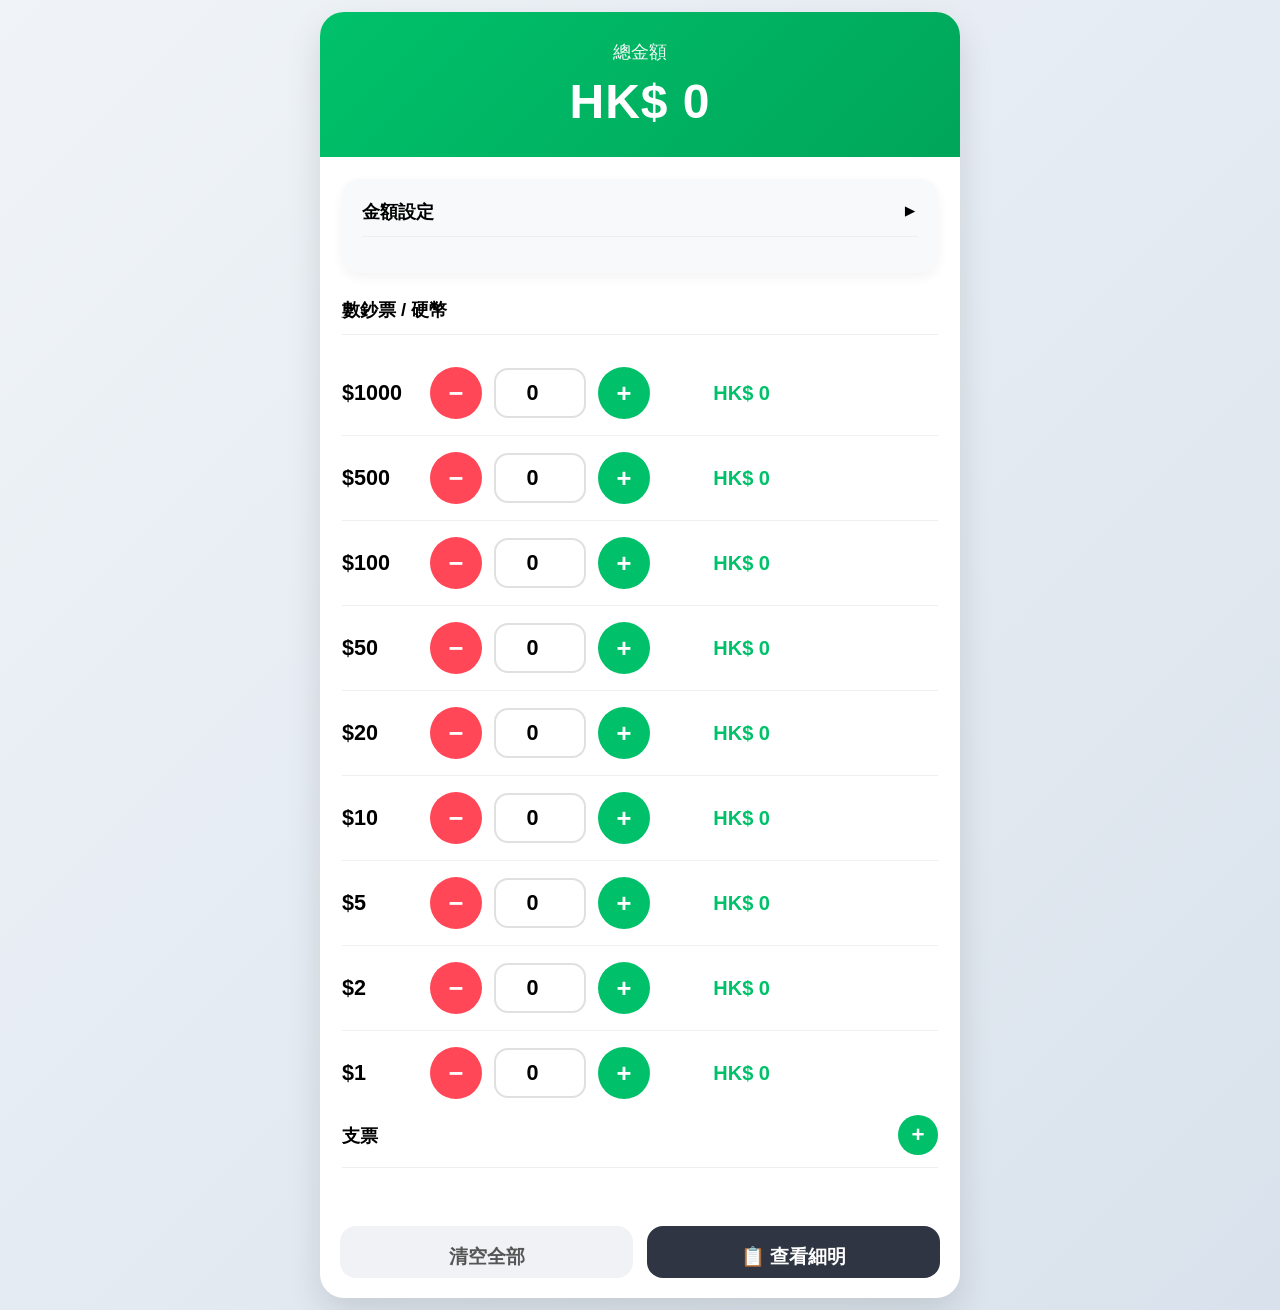
<file: money.html>
<!DOCTYPE html>
<html lang="zh-HK">
<head>
    <meta charset="UTF-8">
    <meta name="viewport" content="width=device-width, initial-scale=1.0">
    <title>港幣數鈔機</title>
    <style>
        :root {
            --primary: #00c16a;
            --danger: #ff4757;
        }
        * { margin: 0; padding: 0; box-sizing: border-box; }
        body {
            font-family: -apple-system, BlinkMacSystemFont, 'Segoe UI', 'Microsoft YaHei', sans-serif;
            background: linear-gradient(135deg, #f0f4f8 0%, #d9e2ec 100%);
            min-height: 100vh;
            padding: 12px;
        }
        .container {
            max-width: 640px;
            margin: 0 auto;
            background: white;
            border-radius: 24px;
            box-shadow: 0 15px 35px rgba(0, 0, 0, 0.12);
            overflow: hidden;
        }
        .header {
            background: linear-gradient(135deg, var(--primary), #00a65a);
            color: white;
            padding: 28px 20px;
            text-align: center;
        }
        .total { font-size: 3rem; font-weight: 700; letter-spacing: 1px; }
        .total-label { font-size: 1.1rem; opacity: 0.95; margin-bottom: 10px; }

        .main { padding: 22px; }

        #amount-group {
            margin-bottom: 24px;
            background: #f8f9fa;
            border-radius: 18px;
            padding: 20px;
            box-shadow: 0 4px 12px rgba(0,0,0,0.05);
        }
        .section-header {
            display: flex;
            justify-content: space-between;
            align-items: center;
            padding-bottom: 12px;
            border-bottom: 1px solid #eee;
            margin-bottom: 16px;
            font-size: 1.15rem;
            cursor: pointer;
        }
        .collapse-icon {
            transition: transform 0.3s ease;
            font-size: 1.1rem;
        }
        #amount-group.collapsed .collapse-icon {
            transform: rotate(-90deg);
        }
        .group-content { transition: all 0.3s ease; }
        #amount-group.collapsed .group-content { display: none; }

        .denom, .cheque-item {
            display: flex;
            align-items: center;
            padding: 16px 0;
            border-bottom: 1px solid #f0f0f0;
        }
        .denom:last-child, .cheque-item:last-child { border-bottom: none; }

        .denom-value {
            font-weight: 700;
            font-size: 1.35rem;
            min-width: 88px;
        }
        .controls {
            display: flex;
            align-items: center;
            gap: 12px;
        }
        button {
            width: 52px; height: 52px;
            border: none; border-radius: 50%;
            font-size: 1.6rem; font-weight: bold;
            cursor: pointer; transition: all 0.2s;
        }
        .btn-minus { background: var(--danger); color: white; }
        .btn-plus { background: var(--primary); color: white; }

        .count-input, .cheque-input {
            text-align: center;
            font-size: 1.35rem;
            font-weight: 600;
            padding: 10px;
            border: 2px solid #e0e0e0;
            border-radius: 14px;
        }
        .count-input { width: 92px; }
        .cheque-input { width: 140px; }

        .amount, .cheque-amount {
            font-weight: 700;
            color: var(--primary);
            font-size: 1.25rem;
            min-width: 120px;
            text-align: right;
        }

        .cheque-item { gap: 12px; }
        .cheque-name {
            font-weight: 600;
            min-width: 100px;
            color: #555;
        }
        .cheque-delete {
            width: 36px; height: 36px;
            background: #eee;
            color: #666;
            border-radius: 50%;
            font-size: 1.2rem;
            display: flex;
            align-items: center;
            justify-content: center;
        }

        .target-row {
            display: flex;
            align-items: center;
            gap: 14px;
        }
        .target-input-wrapper {
            position: relative;
            flex: 1;
            max-width: 280px;
        }
        .target-input-wrapper::before {
            content: "HK$";
            position: absolute;
            left: 16px;
            top: 50%;
            transform: translateY(-50%);
            color: #666;
            font-weight: 600;
        }
        #target {
            width: 100%;
            padding: 16px 16px 16px 58px;
            font-size: 1.4rem;
            border: 2px solid #e0e0e0;
            border-radius: 14px;
            font-weight: 600;
        }

        .difference {
            font-size: 1.6rem;
            font-weight: 700;
            text-align: center;
            padding: 22px;
            border-radius: 16px;
        }
        .positive { color: #00c16a; background: #e8f9f0; }
        .negative { color: #ff4757; background: #ffe8e8; }

        .footer {
            padding: 20px;
            display: flex;
            gap: 14px;
        }
        .btn {
            flex: 1;
            padding: 18px;
            font-size: 1.2rem;
            font-weight: 600;
            border: none;
            border-radius: 16px;
            cursor: pointer;
        }
        .btn-clear { background: #f1f2f6; color: #555; }
        .btn-summary { background: #2f3542; color: white; }

        /* Modal 樣式 */
        .modal {
            display: none;
            position: fixed;
            top: 0; left: 0;
            width: 100%; height: 100%;
            background: rgba(0,0,0,0.6);
            align-items: center;
            justify-content: center;
            z-index: 1000;
        }
        .modal-content {
            background: white;
            max-width: 520px;
            width: 90%;
            border-radius: 20px;
            box-shadow: 0 20px 40px rgba(0,0,0,0.2);
            position: relative;
            padding: 24px;
        }
        .modal-header {
            text-align: center;
            margin-bottom: 20px;
            font-size: 1.5rem;
            font-weight: bold;
            color: var(--primary);
        }
        .modal-close {
            position: absolute;
            top: 18px;
            right: 22px;
            font-size: 2rem;
            cursor: pointer;
            color: #aaa;
            width: 40px;
            height: 40px;
            display: flex;
            align-items: center;
            justify-content: center;
            border-radius: 50%;
            transition: all 0.2s;
        }
        .modal-close:hover {
            color: #ff4757;
            background: #f8f9fa;
        }

        /* 修改後的關閉按鈕：置中 + 圓角長方形 */
        .close-btn {
            display: block;
            margin: 25px auto 0;
            width: 65%;
            max-width: 280px;
            padding: 14px 20px;
            background: var(--primary);
            color: white;
            border: none;
            border-radius: 12px;
            font-size: 1.1rem;
            font-weight: 600;
            cursor: pointer;
            transition: all 0.2s;
        }
        .close-btn:hover {
            background: #00a65a;
            transform: translateY(-2px);
        }

        #modalContent, #confirmContent {
            padding: 10px 0;
            line-height: 1.6;
        }

        .confirm-actions {
            display: flex;
            gap: 12px;
            padding: 20px 0;
        }
        .confirm-btn {
            flex: 1;
            padding: 16px;
            font-size: 1.15rem;
            font-weight: 600;
            border: none;
            border-radius: 50px;
            cursor: pointer;
        }
        .confirm-cancel { background: #f1f2f6; color: #333; }
        .confirm-delete { background: var(--danger); color: white; }

        @media (max-width: 620px) {
            .amount, .cheque-amount { display: none; }
            .cheque-input { width: 120px; }
        }
    </style>
</head>
<body>
    <div class="container">
        <div class="header">
            <div class="total-label">總金額</div>
            <div class="total" id="total">HK$ 0</div>
        </div>

        <div class="main">
            <div class="section" id="amount-group">
                <div class="section-header" onclick="toggleGroup()">
                    <strong>金額設定</strong>
                    <span class="collapse-icon">▼</span>
                </div>
                <div class="group-content">
                    <div class="target-row" style="margin-bottom: 20px;">
                        <label>目標：</label>
                        <div class="target-input-wrapper">
                            <input type="number" id="target" value="0" step="0.1" oninput="calculate()">
                        </div>
                    </div>
                    <div class="difference" id="difference">HK$ 0</div>
                </div>
            </div>

            <div class="section">
                <div class="section-header">
                    <strong>數鈔票 / 硬幣</strong>
                </div>
                <div id="denominations"></div>
            </div>

            <div class="section">
                <div class="section-header">
                    <strong>支票</strong>
                    <button onclick="addCheque()" style="width:40px;height:40px;font-size:1.4rem;border-radius:50%;background:var(--primary);color:white;border:none;">+</button>
                </div>
                <div id="cheques"></div>
            </div>
        </div>

        <div class="footer">
            <button class="btn btn-clear" onclick="showClearConfirm()">清空全部</button>
            <button class="btn btn-summary" onclick="showSummaryModal()">📋 查看細明</button>
        </div>
    </div>

    <!-- 總結彈窗 -->
    <div class="modal" id="summaryModal">
        <div class="modal-content">
            <span class="modal-close" onclick="closeModal('summaryModal')">×</span>
            <div class="modal-header">數鈔結果</div>
            <div id="modalContent"></div>
            <!-- 置中圓角長方形關閉按鈕 -->
            <button class="close-btn" onclick="closeModal('summaryModal')">關閉</button>
        </div>
    </div>

    <!-- 通用確認彈窗 -->
    <div class="modal" id="confirmModal">
        <div class="modal-content">
            <div class="modal-header" id="confirmTitle">確認操作</div>
            <div id="confirmContent"></div>
            <div class="confirm-actions">
                <button class="confirm-btn confirm-cancel" onclick="closeModal('confirmModal')">取消</button>
                <button class="confirm-btn confirm-delete" id="confirmActionBtn">確定</button>
            </div>
        </div>
    </div>

    <script>
        const denominations = [
            { value: 1000, label: "1000" }, { value: 500, label: "500" },
            { value: 100, label: "100" }, { value: 50, label: "50" },
            { value: 20, label: "20" }, { value: 10, label: "10" },
            { value: 5, label: "5" }, { value: 2, label: "2" }, { value: 1, label: "1" }
        ];

        let counts = {};
        let cheques = [];
        let pendingDeleteIndex = -1;

        function formatAmount(amount) {
            return amount.toLocaleString('zh-HK', {
                minimumFractionDigits: amount % 1 === 0 ? 0 : 2,
                maximumFractionDigits: 2
            });
        }

        function init() {
            denominations.forEach(d => counts[d.value] = 0);
            renderDenominations();
            renderCheques();
            document.getElementById('amount-group').classList.add('collapsed');
            calculate();
        }

        function renderDenominations() {
            const container = document.getElementById('denominations');
            container.innerHTML = '';
            denominations.forEach(denom => {
                const div = document.createElement('div');
                div.className = 'denom';
                div.innerHTML = `
                    <div class="denom-value">$${denom.label}</div>
                    <div class="controls">
                        <button class="btn-minus" onclick="changeCount(${denom.value}, -1)">−</button>
                        <input type="number" class="count-input" id="input-${denom.value}" value="0" min="0" oninput="setCount(${denom.value}, this.value)">
                        <button class="btn-plus" onclick="changeCount(${denom.value}, 1)">+</button>
                    </div>
                    <div class="amount" id="amount-${denom.value}">HK$ 0</div>
                `;
                container.appendChild(div);
            });
        }

        function renderCheques() {
            const container = document.getElementById('cheques');
            container.innerHTML = '';
            cheques.forEach((cheque, index) => {
                const div = document.createElement('div');
                div.className = 'cheque-item';
                div.innerHTML = `
                    <div class="cheque-name">支票${index + 1}</div>
                    <input type="number" class="cheque-input" value="${cheque.amount}" step="0.1" oninput="updateCheque(${index}, this.value)">
                    <button class="cheque-delete" onclick="showDeleteConfirm(${index})">×</button>
                    <div class="cheque-amount" id="cheque-amount-${index}">HK$ ${formatAmount(cheque.amount)}</div>
                `;
                container.appendChild(div);
            });
        }

        function addCheque() {
            cheques.push({ amount: 0 });
            renderCheques();
            calculate();
        }

        function updateCheque(index, value) {
            cheques[index].amount = parseFloat(value) || 0;
            calculate();
        }

        function showDeleteConfirm(index) {
            pendingDeleteIndex = index;
            document.getElementById('confirmTitle').textContent = '刪除支票';
            document.getElementById('confirmContent').innerHTML = `
                <p style="text-align:center; font-size:1.1rem; padding:20px 0;">
                    確定要刪除支票${index + 1}嗎？<br><br>
                    此操作無法復原。
                </p>`;
            document.getElementById('confirmActionBtn').textContent = '確定刪除';
            document.getElementById('confirmActionBtn').onclick = executeDeleteCheque;
            document.getElementById('confirmModal').style.display = 'flex';
        }

        function executeDeleteCheque() {
            if (pendingDeleteIndex >= 0) {
                cheques.splice(pendingDeleteIndex, 1);
                renderCheques();
                calculate();
            }
            closeModal('confirmModal');
            pendingDeleteIndex = -1;
        }

        function changeCount(value, delta) {
            counts[value] = Math.max(0, (counts[value] || 0) + delta);
            document.getElementById(`input-${value}`).value = counts[value];
            calculate();
        }

        function setCount(value, qty) {
            counts[value] = Math.max(0, parseInt(qty) || 0);
            calculate();
        }

        function calculate() {
            let total = 0;
            Object.keys(counts).forEach(key => total += parseFloat(key) * counts[key]);
            cheques.forEach(c => total += c.amount);

            document.getElementById('total').textContent = `HK$ ${formatAmount(total)}`;

            Object.keys(counts).forEach(key => {
                const val = parseFloat(key);
                const amtEl = document.getElementById(`amount-${val}`);
                if (amtEl) amtEl.textContent = `HK$ ${formatAmount(val * counts[val])}`;
            });

            cheques.forEach((c, i) => {
                const el = document.getElementById(`cheque-amount-${i}`);
                if (el) el.textContent = `HK$ ${formatAmount(c.amount)}`;
            });

            const target = parseFloat(document.getElementById('target').value) || 0;
            const diff = total - target;
            const diffEl = document.getElementById('difference');

            if (diff > 0) {
                diffEl.innerHTML = `多出 HK$ ${formatAmount(diff)}`;
                diffEl.className = 'difference positive';
            } else if (diff < 0) {
                diffEl.innerHTML = `缺少 HK$ ${formatAmount(Math.abs(diff))}`;
                diffEl.className = 'difference negative';
            } else {
                diffEl.innerHTML = `剛好 HK$ 0`;
                diffEl.className = 'difference';
            }
        }

        function toggleGroup() {
            document.getElementById('amount-group').classList.toggle('collapsed');
        }

        function showClearConfirm() {
            document.getElementById('confirmTitle').textContent = '確認清空';
            document.getElementById('confirmContent').innerHTML = `
                <p style="text-align:center; font-size:1.1rem; padding:20px 0;">
                    ⚠️ 確定要清空所有資料嗎？<br><br>
                    此操作無法復原。
                </p>`;
            document.getElementById('confirmActionBtn').textContent = '確定清空';
            document.getElementById('confirmActionBtn').onclick = executeClearAll;
            document.getElementById('confirmModal').style.display = 'flex';
        }

        function executeClearAll() {
            Object.keys(counts).forEach(key => counts[key] = 0);
            cheques = [];
            renderDenominations();
            renderCheques();
            document.getElementById('target').value = 0;
            calculate();
            closeModal('confirmModal');
        }

        function showSummaryModal() {
            const total = document.getElementById('total').textContent;
            const target = parseFloat(document.getElementById('target').value) || 0;
            const diffEl = document.getElementById('difference').innerHTML;

            let html = `<p><strong>總金額：</strong> ${total}</p>`;
            if (target > 0) html += `<p><strong>目標金額：</strong> HK$ ${formatAmount(target)}</p>`;
            html += `<p><strong>差額：</strong> ${diffEl}</p><hr style="margin:20px 0;">`;
            html += `<p style="margin-bottom:14px;"><strong>明細：</strong></p>`;

            denominations.forEach(d => {
                if (counts[d.value] > 0) {
                    const amount = d.value * counts[d.value];
                    html += `<div style="display:flex;justify-content:space-between;padding:6px 0;">
                        <span>$${d.label} × ${counts[d.value]}</span>
                        <span style="font-weight:700;">HK$ ${formatAmount(amount)}</span>
                    </div>`;
                }
            });

            if (cheques.length > 0) {
                html += `<p style="margin:12px 0 6px 0; font-weight:600;">支票：</p>`;
                cheques.forEach((c, i) => {
                    if (c.amount > 0) {
                        html += `<div style="display:flex;justify-content:space-between;padding:6px 0;">
                            <span>支票${i+1}</span>
                            <span style="font-weight:700;">HK$ ${formatAmount(c.amount)}</span>
                        </div>`;
                    }
                });
            }

            document.getElementById('modalContent').innerHTML = html;
            document.getElementById('summaryModal').style.display = 'flex';
        }

        function closeModal(modalId) {
            document.getElementById(modalId).style.display = 'none';
        }

        window.onload = init;
    </script>
</body>
</html>
</file>
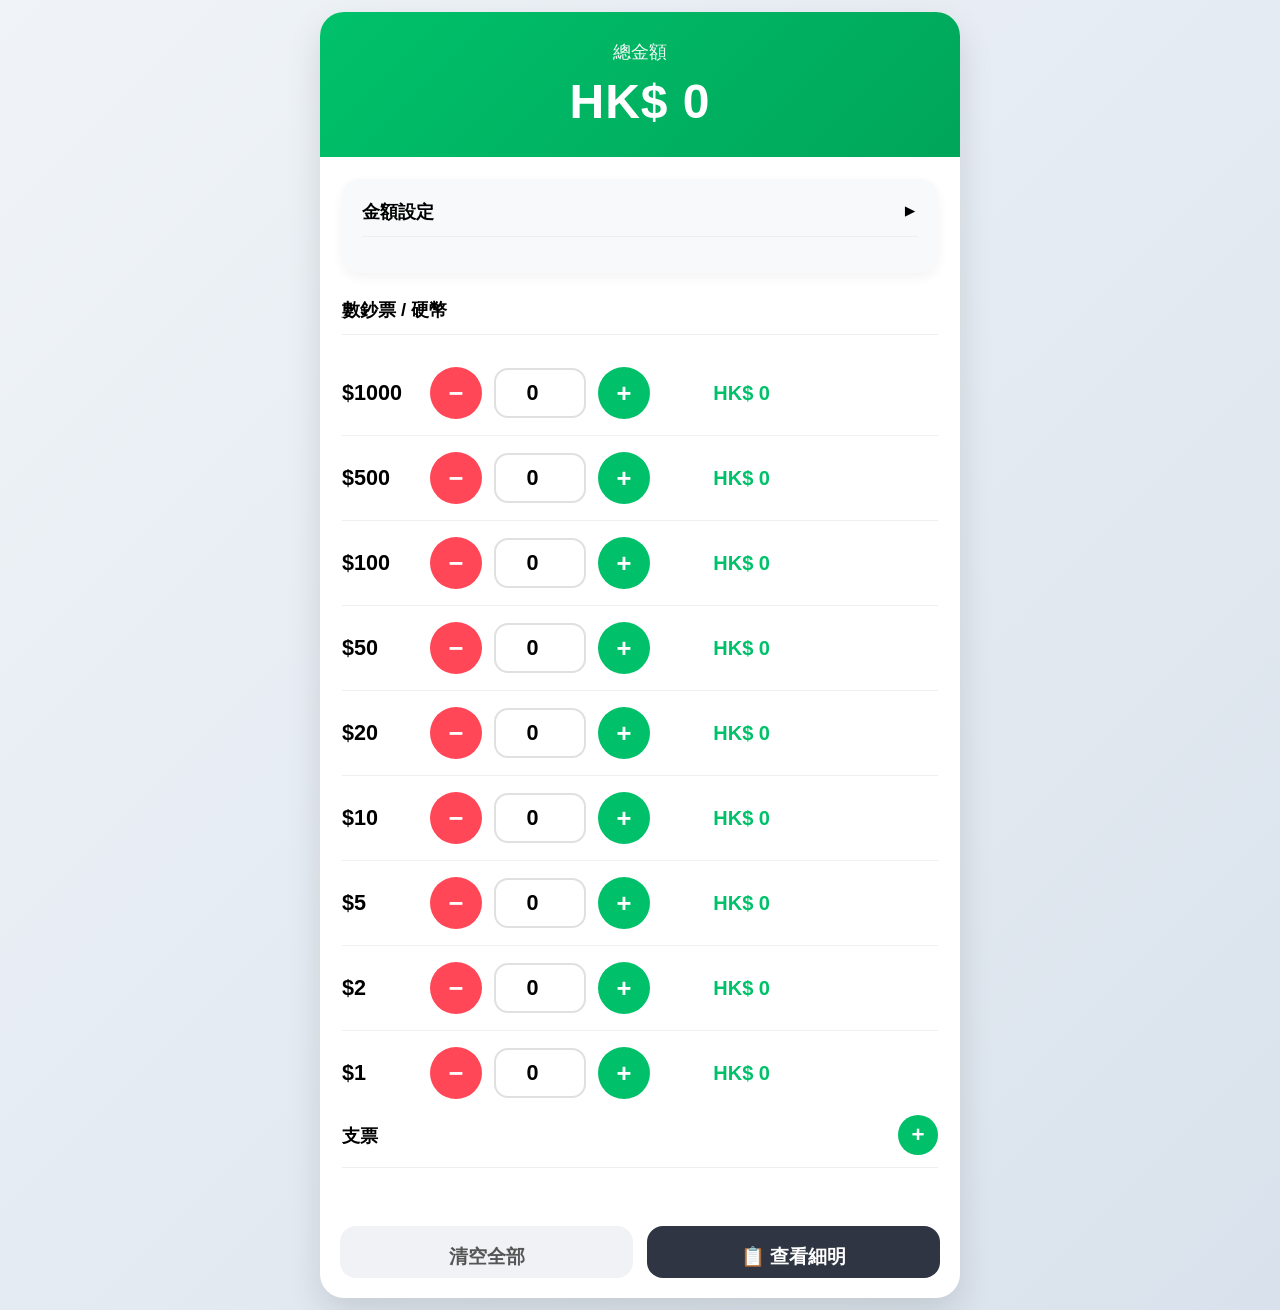
<file: money_pwa.html>
<!DOCTYPE html>
<html lang="zh-HK">
<head>
    <meta charset="UTF-8">
    <meta name="viewport" content="width=device-width, initial-scale=1.0, maximum-scale=1.0, user-scalable=no">
    <title>港幣數鈔機</title>
    
    <!-- PWA 設定 -->
    <meta name="theme-color" content="#00c16a">
    <meta name="apple-mobile-web-app-capable" content="yes">
    <meta name="apple-mobile-web-app-status-bar-style" content="default">
    <meta name="apple-mobile-web-app-title" content="港幣數鈔機">
    
    <link rel="manifest" href="data:application/manifest+json,{
        %7B%22name%22%3A%22%E6%B8%AF%E5%B9%A3%E6%95%B8%E9%88%94%E6%A9%9F%22%2C%22short_name%22%3A%22%E6%95%B8%E9%88%94%E6%A9%9F%22%2C%22start_url%22%3A%22.%22%2C%22display%22%3A%22standalone%22%2C%22background_color%22%3A%22%23ffffff%22%2C%22theme_color%22%3A%22%2300c16a%22%2C%22icons%22%3A%5B%7B%22src%22%3A%22https%3A%2F%2Fvia.placeholder.com%2F192x192%2F00c16a%2Fffffff%3Ftext%3D%25E6%2595%25B8%25E9%2588%2594%22%2C%22sizes%22%3A%22192x192%22%2C%22type%22%3A%22image%2Fpng%22%7D%2C%7B%22src%22%3A%22https%3A%2F%2Fvia.placeholder.com%2F512x512%2F00c16a%2Fffffff%3Ftext%3D%25E6%2595%25B8%25E9%2588%2594%22%2C%22sizes%22%3A%22512x512%22%2C%22type%22%3A%22image%2Fpng%22%7D%5D%7D">
    
    <style>
        :root {
            --primary: #00c16a;
            --danger: #ff4757;
        }
        * { margin: 0; padding: 0; box-sizing: border-box; }
        body {
            font-family: -apple-system, BlinkMacSystemFont, 'Segoe UI', 'Microsoft YaHei', sans-serif;
            background: linear-gradient(135deg, #f0f4f8 0%, #d9e2ec 100%);
            min-height: 100vh;
            padding: 12px;
            touch-action: manipulation; /* 額外加強防止雙擊 */
        }
        .container {
            max-width: 640px;
            margin: 0 auto;
            background: white;
            border-radius: 24px;
            box-shadow: 0 15px 35px rgba(0, 0, 0, 0.12);
            overflow: hidden;
        }
        .header {
            background: linear-gradient(135deg, var(--primary), #00a65a);
            color: white;
            padding: 28px 20px;
            text-align: center;
        }
        .total { font-size: 3rem; font-weight: 700; letter-spacing: 1px; }
        .total-label { font-size: 1.1rem; opacity: 0.95; margin-bottom: 10px; }

        .main { padding: 22px; }

        #amount-group {
            margin-bottom: 24px;
            background: #f8f9fa;
            border-radius: 18px;
            padding: 20px;
            box-shadow: 0 4px 12px rgba(0,0,0,0.05);
        }
        .section-header {
            display: flex;
            justify-content: space-between;
            align-items: center;
            padding-bottom: 12px;
            border-bottom: 1px solid #eee;
            margin-bottom: 16px;
            font-size: 1.15rem;
            cursor: pointer;
        }
        .collapse-icon {
            transition: transform 0.3s ease;
            font-size: 1.1rem;
        }
        #amount-group.collapsed .collapse-icon {
            transform: rotate(-90deg);
        }
        .group-content { transition: all 0.3s ease; }
        #amount-group.collapsed .group-content { display: none; }

        .denom, .cheque-item {
            display: flex;
            align-items: center;
            padding: 16px 0;
            border-bottom: 1px solid #f0f0f0;
        }
        .denom:last-child, .cheque-item:last-child { border-bottom: none; }

        .denom-value {
            font-weight: 700;
            font-size: 1.35rem;
            min-width: 88px;
        }
        .controls {
            display: flex;
            align-items: center;
            gap: 12px;
        }
        button {
            width: 52px; height: 52px;
            border: none; border-radius: 50%;
            font-size: 1.6rem; font-weight: bold;
            cursor: pointer; transition: all 0.2s;
        }
        .btn-minus { background: var(--danger); color: white; }
        .btn-plus { background: var(--primary); color: white; }

        .count-input, .cheque-input {
            text-align: center;
            font-size: 1.35rem;
            font-weight: 600;
            padding: 10px;
            border: 2px solid #e0e0e0;
            border-radius: 14px;
        }
        .count-input { width: 92px; }
        .cheque-input { width: 140px; }

        .amount, .cheque-amount {
            font-weight: 700;
            color: var(--primary);
            font-size: 1.25rem;
            min-width: 120px;
            text-align: right;
        }

        .cheque-item { gap: 12px; }
        .cheque-name {
            font-weight: 600;
            min-width: 100px;
            color: #555;
        }
        .cheque-delete {
            width: 36px; height: 36px;
            background: #eee;
            color: #666;
            border-radius: 50%;
            font-size: 1.2rem;
            display: flex;
            align-items: center;
            justify-content: center;
        }

        .target-row {
            display: flex;
            align-items: center;
            gap: 14px;
        }
        .target-input-wrapper {
            position: relative;
            flex: 1;
            max-width: 280px;
        }
        .target-input-wrapper::before {
            content: "HK$";
            position: absolute;
            left: 16px;
            top: 50%;
            transform: translateY(-50%);
            color: #666;
            font-weight: 600;
        }
        #target {
            width: 100%;
            padding: 16px 16px 16px 58px;
            font-size: 1.4rem;
            border: 2px solid #e0e0e0;
            border-radius: 14px;
            font-weight: 600;
        }

        .difference {
            font-size: 1.6rem;
            font-weight: 700;
            text-align: center;
            padding: 22px;
            border-radius: 16px;
        }
        .positive { color: #00c16a; background: #e8f9f0; }
        .negative { color: #ff4757; background: #ffe8e8; }

        .footer {
            padding: 20px;
            display: flex;
            gap: 14px;
        }
        .btn {
            flex: 1;
            padding: 18px;
            font-size: 1.2rem;
            font-weight: 600;
            border: none;
            border-radius: 16px;
            cursor: pointer;
        }
        .btn-clear { background: #f1f2f6; color: #555; }
        .btn-summary { background: #2f3542; color: white; }

        /* Modal 樣式 */
        .modal {
            display: none;
            position: fixed;
            top: 0; left: 0;
            width: 100%; height: 100%;
            background: rgba(0,0,0,0.6);
            align-items: center;
            justify-content: center;
            z-index: 1000;
        }
        .modal-content {
            background: white;
            max-width: 520px;
            width: 90%;
            border-radius: 20px;
            box-shadow: 0 20px 40px rgba(0,0,0,0.2);
            position: relative;
            padding: 24px;
        }
        .modal-header {
            text-align: center;
            margin-bottom: 20px;
            font-size: 1.5rem;
            font-weight: bold;
            color: var(--primary);
        }
        .modal-close {
            position: absolute;
            top: 18px;
            right: 22px;
            font-size: 2rem;
            cursor: pointer;
            color: #aaa;
            width: 40px;
            height: 40px;
            display: flex;
            align-items: center;
            justify-content: center;
            border-radius: 50%;
            transition: all 0.2s;
        }
        .modal-close:hover {
            color: #ff4757;
            background: #f8f9fa;
        }

        .close-btn {
            display: block;
            margin: 25px auto 0;
            width: 65%;
            max-width: 280px;
            padding: 14px 20px;
            background: var(--primary);
            color: white;
            border: none;
            border-radius: 12px;
            font-size: 1.1rem;
            font-weight: 600;
            cursor: pointer;
            transition: all 0.2s;
        }
        .close-btn:hover {
            background: #00a65a;
            transform: translateY(-2px);
        }

        #modalContent, #confirmContent {
            padding: 10px 0;
            line-height: 1.6;
        }

        .confirm-actions {
            display: flex;
            gap: 12px;
            padding: 20px 0;
        }
        .confirm-btn {
            flex: 1;
            padding: 16px;
            font-size: 1.15rem;
            font-weight: 600;
            border: none;
            border-radius: 50px;
            cursor: pointer;
        }
        .confirm-cancel { background: #f1f2f6; color: #333; }
        .confirm-delete { background: var(--danger); color: white; }

        @media (max-width: 620px) {
            .amount, .cheque-amount { display: none; }
            .cheque-input { width: 120px; }
        }
    </style>
</head>
<body>
    <div class="container">
        <div class="header">
            <div class="total-label">總金額</div>
            <div class="total" id="total">HK$ 0</div>
        </div>

        <div class="main">
            <div class="section" id="amount-group">
                <div class="section-header" onclick="toggleGroup()">
                    <strong>金額設定</strong>
                    <span class="collapse-icon">▼</span>
                </div>
                <div class="group-content">
                    <div class="target-row" style="margin-bottom: 20px;">
                        <label>目標：</label>
                        <div class="target-input-wrapper">
                            <input type="number" id="target" value="0" step="0.1" oninput="calculate()">
                        </div>
                    </div>
                    <div class="difference" id="difference">HK$ 0</div>
                </div>
            </div>

            <div class="section">
                <div class="section-header">
                    <strong>數鈔票 / 硬幣</strong>
                </div>
                <div id="denominations"></div>
            </div>

            <div class="section">
                <div class="section-header">
                    <strong>支票</strong>
                    <button onclick="addCheque()" style="width:40px;height:40px;font-size:1.4rem;border-radius:50%;background:var(--primary);color:white;border:none;">+</button>
                </div>
                <div id="cheques"></div>
            </div>
        </div>

        <div class="footer">
            <button class="btn btn-clear" onclick="showClearConfirm()">清空全部</button>
            <button class="btn btn-summary" onclick="showSummaryModal()">📋 查看細明</button>
        </div>
    </div>

    <!-- 總結彈窗 -->
    <div class="modal" id="summaryModal">
        <div class="modal-content">
            <span class="modal-close" onclick="closeModal('summaryModal')">×</span>
            <div class="modal-header">數鈔結果</div>
            <div id="modalContent"></div>
            <button class="close-btn" onclick="closeModal('summaryModal')">關閉</button>
        </div>
    </div>

    <!-- 通用確認彈窗 -->
    <div class="modal" id="confirmModal">
        <div class="modal-content">
            <div class="modal-header" id="confirmTitle">確認操作</div>
            <div id="confirmContent"></div>
            <div class="confirm-actions">
                <button class="confirm-btn confirm-cancel" onclick="closeModal('confirmModal')">取消</button>
                <button class="confirm-btn confirm-delete" id="confirmActionBtn">確定</button>
            </div>
        </div>
    </div>

    <script>
        const denominations = [
            { value: 1000, label: "1000" }, { value: 500, label: "500" },
            { value: 100, label: "100" }, { value: 50, label: "50" },
            { value: 20, label: "20" }, { value: 10, label: "10" },
            { value: 5, label: "5" }, { value: 2, label: "2" }, { value: 1, label: "1" }
        ];

        let counts = {};
        let cheques = [];
        let pendingDeleteIndex = -1;

        function formatAmount(amount) {
            return amount.toLocaleString('zh-HK', {
                minimumFractionDigits: amount % 1 === 0 ? 0 : 2,
                maximumFractionDigits: 2
            });
        }

        function init() {
            denominations.forEach(d => counts[d.value] = 0);
            renderDenominations();
            renderCheques();
            document.getElementById('amount-group').classList.add('collapsed');
            calculate();
        }

        function renderDenominations() {
            const container = document.getElementById('denominations');
            container.innerHTML = '';
            denominations.forEach(denom => {
                const div = document.createElement('div');
                div.className = 'denom';
                div.innerHTML = `
                    <div class="denom-value">$${denom.label}</div>
                    <div class="controls">
                        <button class="btn-minus" onclick="changeCount(${denom.value}, -1)">−</button>
                        <input type="number" class="count-input" id="input-${denom.value}" value="0" min="0" oninput="setCount(${denom.value}, this.value)">
                        <button class="btn-plus" onclick="changeCount(${denom.value}, 1)">+</button>
                    </div>
                    <div class="amount" id="amount-${denom.value}">HK$ 0</div>
                `;
                container.appendChild(div);
            });
        }

        function renderCheques() {
            const container = document.getElementById('cheques');
            container.innerHTML = '';
            cheques.forEach((cheque, index) => {
                const div = document.createElement('div');
                div.className = 'cheque-item';
                div.innerHTML = `
                    <div class="cheque-name">支票${index + 1}</div>
                    <input type="number" class="cheque-input" value="${cheque.amount}" step="0.1" oninput="updateCheque(${index}, this.value)">
                    <button class="cheque-delete" onclick="showDeleteConfirm(${index})">×</button>
                    <div class="cheque-amount" id="cheque-amount-${index}">HK$ ${formatAmount(cheque.amount)}</div>
                `;
                container.appendChild(div);
            });
        }

        function addCheque() {
            cheques.push({ amount: 0 });
            renderCheques();
            calculate();
        }

        function updateCheque(index, value) {
            cheques[index].amount = parseFloat(value) || 0;
            calculate();
        }

        function showDeleteConfirm(index) {
            pendingDeleteIndex = index;
            document.getElementById('confirmTitle').textContent = '刪除支票';
            document.getElementById('confirmContent').innerHTML = `
                <p style="text-align:center; font-size:1.1rem; padding:20px 0;">
                    確定要刪除支票${index + 1}嗎？<br><br>
                    此操作無法復原。
                </p>`;
            document.getElementById('confirmActionBtn').textContent = '確定刪除';
            document.getElementById('confirmActionBtn').onclick = executeDeleteCheque;
            document.getElementById('confirmModal').style.display = 'flex';
        }

        function executeDeleteCheque() {
            if (pendingDeleteIndex >= 0) {
                cheques.splice(pendingDeleteIndex, 1);
                renderCheques();
                calculate();
            }
            closeModal('confirmModal');
            pendingDeleteIndex = -1;
        }

        function changeCount(value, delta) {
            counts[value] = Math.max(0, (counts[value] || 0) + delta);
            document.getElementById(`input-${value}`).value = counts[value];
            calculate();
        }

        function setCount(value, qty) {
            counts[value] = Math.max(0, parseInt(qty) || 0);
            calculate();
        }

        function calculate() {
            let total = 0;
            Object.keys(counts).forEach(key => total += parseFloat(key) * counts[key]);
            cheques.forEach(c => total += c.amount);

            document.getElementById('total').textContent = `HK$ ${formatAmount(total)}`;

            Object.keys(counts).forEach(key => {
                const val = parseFloat(key);
                const amtEl = document.getElementById(`amount-${val}`);
                if (amtEl) amtEl.textContent = `HK$ ${formatAmount(val * counts[val])}`;
            });

            cheques.forEach((c, i) => {
                const el = document.getElementById(`cheque-amount-${i}`);
                if (el) el.textContent = `HK$ ${formatAmount(c.amount)}`;
            });

            const target = parseFloat(document.getElementById('target').value) || 0;
            const diff = total - target;
            const diffEl = document.getElementById('difference');

            if (diff > 0) {
                diffEl.innerHTML = `多出 HK$ ${formatAmount(diff)}`;
                diffEl.className = 'difference positive';
            } else if (diff < 0) {
                diffEl.innerHTML = `缺少 HK$ ${formatAmount(Math.abs(diff))}`;
                diffEl.className = 'difference negative';
            } else {
                diffEl.innerHTML = `剛好 HK$ 0`;
                diffEl.className = 'difference';
            }
        }

        function toggleGroup() {
            document.getElementById('amount-group').classList.toggle('collapsed');
        }

        function showClearConfirm() {
            document.getElementById('confirmTitle').textContent = '確認清空';
            document.getElementById('confirmContent').innerHTML = `
                <p style="text-align:center; font-size:1.1rem; padding:20px 0;">
                    ⚠️ 確定要清空所有資料嗎？<br><br>
                    此操作無法復原。
                </p>`;
            document.getElementById('confirmActionBtn').textContent = '確定清空';
            document.getElementById('confirmActionBtn').onclick = executeClearAll;
            document.getElementById('confirmModal').style.display = 'flex';
        }

        function executeClearAll() {
            Object.keys(counts).forEach(key => counts[key] = 0);
            cheques = [];
            renderDenominations();
            renderCheques();
            document.getElementById('target').value = 0;
            calculate();
            closeModal('confirmModal');
        }

        function showSummaryModal() {
            const total = document.getElementById('total').textContent;
            const target = parseFloat(document.getElementById('target').value) || 0;
            const diffEl = document.getElementById('difference').innerHTML;

            let html = `<p><strong>總金額：</strong> ${total}</p>`;
            if (target > 0) html += `<p><strong>目標金額：</strong> HK$ ${formatAmount(target)}</p>`;
            html += `<p><strong>差額：</strong> ${diffEl}</p><hr style="margin:20px 0;">`;
            html += `<p style="margin-bottom:14px;"><strong>明細：</strong></p>`;

            denominations.forEach(d => {
                if (counts[d.value] > 0) {
                    const amount = d.value * counts[d.value];
                    html += `<div style="display:flex;justify-content:space-between;padding:6px 0;">
                        <span>$${d.label} × ${counts[d.value]}</span>
                        <span style="font-weight:700;">HK$ ${formatAmount(amount)}</span>
                    </div>`;
                }
            });

            if (cheques.length > 0) {
                html += `<p style="margin:12px 0 6px 0; font-weight:600;">支票：</p>`;
                cheques.forEach((c, i) => {
                    if (c.amount > 0) {
                        html += `<div style="display:flex;justify-content:space-between;padding:6px 0;">
                            <span>支票${i+1}</span>
                            <span style="font-weight:700;">HK$ ${formatAmount(c.amount)}</span>
                        </div>`;
                    }
                });
            }

            document.getElementById('modalContent').innerHTML = html;
            document.getElementById('summaryModal').style.display = 'flex';
        }

        function closeModal(modalId) {
            document.getElementById(modalId).style.display = 'none';
        }

        // PWA Service Worker
        if ('serviceWorker' in navigator) {
            navigator.serviceWorker.register('data:application/javascript,'
                + 'self.addEventListener("install", () => self.skipWaiting());'
                + 'self.addEventListener("activate", () => self.clients.claim());'
                + 'self.addEventListener("fetch", e => { e.respondWith(fetch(e.request)); });'
            );
        }

        window.onload = init;
    </script>
</body>
</html>
</file>
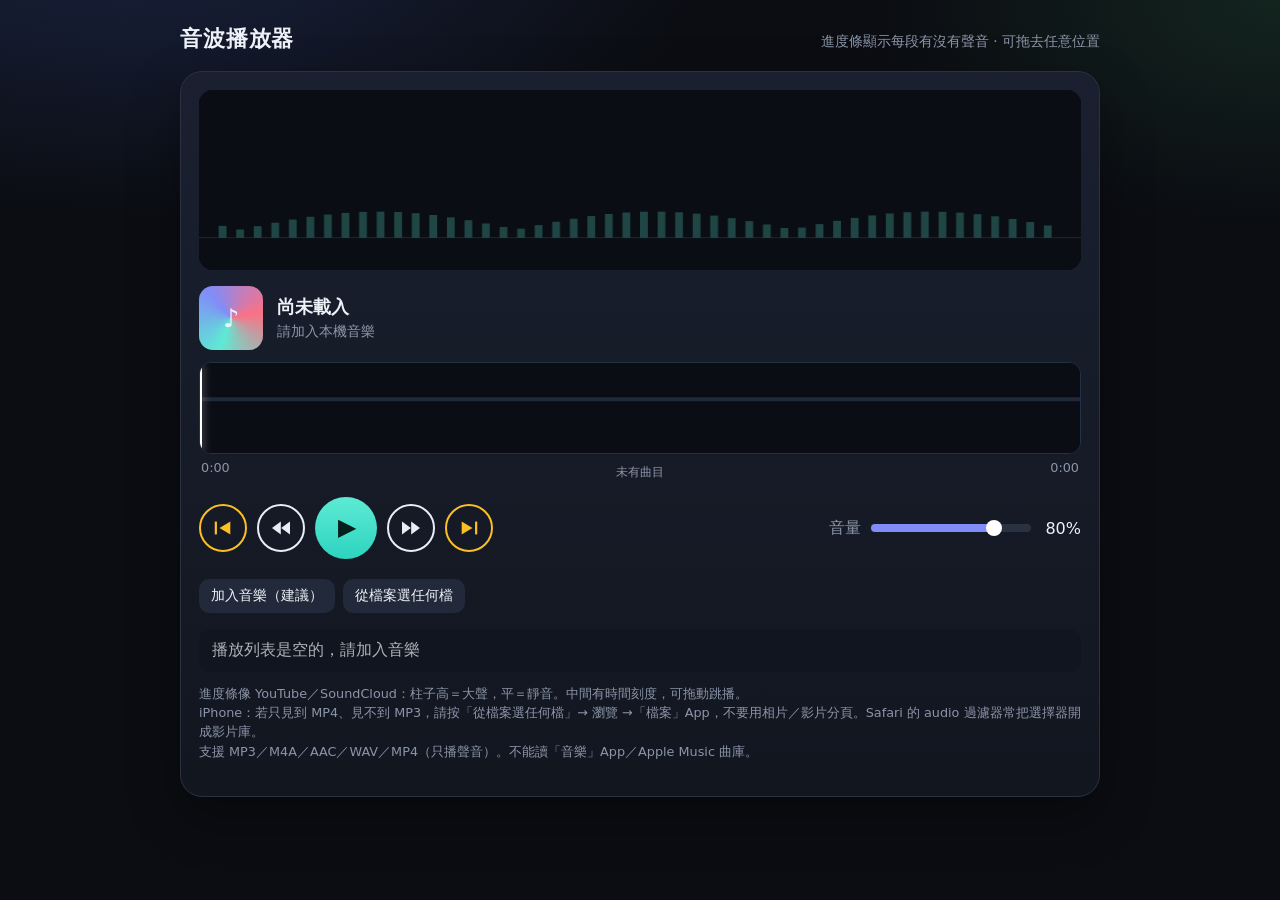
<file: musicplayer/musicplayer.html>
<!DOCTYPE html>
<html lang="zh-Hant">
<head>
  <meta charset="UTF-8" />
  <meta name="viewport" content="width=device-width, initial-scale=1, viewport-fit=cover" />
  <title>音波播放器</title>
  <style>
    :root {
      --bg: #0b0d12;
      --line: #2a3140;
      --text: #eef2f8;
      --muted: #8b95a8;
      --accent: #5eead4;
      --accent-2: #818cf8;
    }
    * { box-sizing: border-box; }
    html, body {
      margin: 0;
      min-height: 100%;
      background:
        radial-gradient(1200px 600px at 10% -10%, #1a2340 0%, transparent 50%),
        radial-gradient(900px 500px at 100% 0%, #13241f 0%, transparent 45%),
        var(--bg);
      color: var(--text);
      font-family: "SF Pro Display", "PingFang HK", "Noto Sans TC", system-ui, sans-serif;
    }
    body { display: flex; justify-content: center; padding: 24px 16px 40px; }
    .app { width: min(920px, 100%); }
    header {
      display: flex; align-items: baseline; justify-content: space-between;
      gap: 12px; margin-bottom: 18px;
    }
    h1 { margin: 0; font-size: 1.35rem; letter-spacing: 0.04em; font-weight: 650; }
    .sub { color: var(--muted); font-size: 0.85rem; }
    .stage {
      background: linear-gradient(180deg, #1a2030 0%, #12161f 100%);
      border: 1px solid var(--line);
      border-radius: 22px;
      padding: 18px 18px 22px;
      box-shadow: 0 20px 50px rgba(0,0,0,.35);
    }
    canvas#viz {
      width: 100%; height: 180px; display: block;
      border-radius: 14px; background: #0a0d14;
    }
    .meta { display: flex; align-items: center; gap: 14px; margin: 16px 0 12px; }
    .art {
      width: 64px; height: 64px; border-radius: 14px;
      background: conic-gradient(from 200deg, #5eead4, #818cf8, #fb7185, #5eead4);
      display: grid; place-items: center; font-size: 1.6rem; flex-shrink: 0;
    }
    .title { font-size: 1.1rem; font-weight: 650; }
    .artist { color: var(--muted); font-size: 0.88rem; margin-top: 3px; }
    .times {
      display: flex; justify-content: space-between;
      font-variant-numeric: tabular-nums; color: var(--muted);
      font-size: 0.8rem; margin: 6px 2px 0;
    }
    .wave-seek {
      position: relative;
      height: 92px;
      border-radius: 12px;
      overflow: hidden;
      background: #0a0d14;
      border: 1px solid #243044;
      cursor: pointer;
      user-select: none;
      touch-action: none;
    }
    canvas#wave {
      position: absolute; inset: 0;
      width: 100%; height: 100%;
      pointer-events: none;
    }
    .playhead {
      position: absolute; top: 0; bottom: 0; width: 2px;
      background: #fff;
      box-shadow: 0 0 8px rgba(255,255,255,.7);
      left: 0%;
      pointer-events: none;
      z-index: 2;
    }
    .hover-line {
      position: absolute; top: 0; bottom: 0; width: 1px;
      background: rgba(255,255,255,.35);
      left: -10px;
      pointer-events: none;
      z-index: 2;
    }
    .hover-tip {
      position: absolute; top: 6px;
      transform: translateX(-50%);
      background: #0f172a; border: 1px solid #334155;
      color: #fff; font-size: 11px; padding: 2px 6px; border-radius: 6px;
      pointer-events: none; opacity: 0; z-index: 3;
      font-variant-numeric: tabular-nums;
    }
    .controls {
      display: flex; align-items: center; justify-content: space-between;
      gap: 12px; margin-top: 16px; flex-wrap: wrap;
    }
    .transport { display: flex; align-items: center; gap: 10px; }
    button {
      border: 0; background: #22293a; color: var(--text);
      width: 46px; height: 46px; border-radius: 50%;
      cursor: pointer; font-size: 1.05rem;
    }
    .transport button {
      width: 48px; height: 48px;
      border: 2px solid #e8eef6;
      background: transparent;
      color: #e8eef6;
      display: grid; place-items: center; padding: 0;
    }
    .transport button svg { width: 22px; height: 22px; display: block; }
    .transport button.cue-nav {
      border-color: #fbbf24;
      color: #fbbf24;
    }
    button#play {
      width: 62px; height: 62px;
      border: 0;
      background: linear-gradient(180deg, #5eead4, #2dd4bf);
      color: #06201b; font-size: 1.35rem; font-weight: 700;
    }
    .cue-menu {
      position: absolute; z-index: 8;
      background: #0f172a;
      border: 1px solid #334155;
      border-radius: 10px;
      padding: 6px;
      display: none;
      box-shadow: 0 8px 24px rgba(0,0,0,.4);
    }
    .cue-menu button {
      width: auto; height: auto; border-radius: 8px;
      padding: 8px 12px; font-size: 0.85rem;
      background: #1e293b;
    }
    .cue-list {
      display: flex; flex-wrap: wrap; gap: 6px;
      margin-top: 10px;
    }
    .cue-chip {
      display: inline-flex; align-items: center; gap: 6px;
      background: #1b2436; border: 1px solid #f59e0b55;
      color: #fbbf24; border-radius: 999px;
      padding: 4px 8px 4px 10px; font-size: 0.78rem;
      font-variant-numeric: tabular-nums; cursor: pointer;
    }
    .cue-chip button {
      width: 22px; height: 22px; border-radius: 50%;
      background: #3f1d1d; color: #fb7185; font-size: 0.7rem;
    }
    button:hover { filter: brightness(1.08); }
    .vol-box {
      display: flex; align-items: center; gap: 8px;
      color: var(--muted); min-width: 220px;
    }
    input[type="range"]#vol {
      -webkit-appearance: none; appearance: none;
      width: 160px; height: 22px; background: transparent; cursor: pointer;
    }
    input[type="range"]#vol::-webkit-slider-runnable-track {
      height: 8px; border-radius: 999px;
      background: linear-gradient(90deg, var(--accent-2) var(--p, 70%), #2a3140 var(--p, 70%));
    }
    input[type="range"]#vol::-webkit-slider-thumb {
      -webkit-appearance: none; width: 16px; height: 16px;
      margin-top: -4px; border-radius: 50%; background: #fff;
    }
    .vol-pct { width: 40px; text-align: right; font-variant-numeric: tabular-nums; color: var(--text); }
    .playlist { margin-top: 16px; display: grid; gap: 6px; }
    .track {
      display: flex; align-items: center; gap: 10px;
      padding: 10px 12px; border-radius: 12px;
      background: #10151e; border: 1px solid transparent; cursor: pointer;
    }
    .track.active { border-color: #2dd4bf55; background: #12201c; }
    .track small { color: var(--muted); margin-left: auto; }
    .track .del {
      width: 32px; height: 32px; border-radius: 8px;
      background: #2a1620; color: #fb7185; font-size: 0.85rem;
      flex-shrink: 0;
    }
    .hint { margin-top: 12px; color: var(--muted); font-size: 0.8rem; line-height: 1.5; }
    .file-row { margin-top: 10px; display: flex; gap: 8px; flex-wrap: wrap; }
    label.file {
      background: #22293a; padding: 8px 12px; border-radius: 10px;
      cursor: pointer; font-size: 0.85rem;
    }
    input[type="file"] { display: none; }
    .wave-status { font-size: 0.75rem; color: var(--muted); margin-top: 4px; }
  </style>
</head>
<body>
  <div class="app">
    <header>
      <h1>音波播放器</h1>
      <div class="sub">進度條顯示每段有沒有聲音 · 可拖去任意位置</div>
    </header>
    <div class="stage">
      <canvas id="viz" width="900" height="180"></canvas>
      <div class="meta">
        <div class="art">♪</div>
        <div>
          <div class="title" id="title">尚未載入</div>
          <div class="artist" id="artist">示範曲目或本機檔案</div>
        </div>
      </div>
      <div class="wave-seek" id="seekBox">
        <canvas id="wave" width="900" height="144"></canvas>
        <div class="playhead" id="playhead"></div>
        <div class="hover-line" id="hoverLine"></div>
        <div class="hover-tip" id="hoverTip">0:00</div>
        <div class="cue-menu" id="cueMenu">
          <button type="button" id="cueAddBtn">加入錨點</button>
          <button type="button" id="cueDelBtn" style="display:none;background:#3f1d1d;color:#fda4af">刪除此錨點</button>
        </div>
      </div>
      <div class="times">
        <span id="cur">0:00</span>
        <span class="wave-status" id="waveStatus">正在分析波形…</span>
        <span id="dur">0:00</span>
      </div>
      <div class="controls">
        <div class="transport">
          <button class="cue-nav" id="prevCue" title="上一個錨點（Shift+&lt;）" aria-label="上一個錨點">
            <svg viewBox="0 0 24 24" fill="currentColor"><rect x="3" y="5" width="2.4" height="14" rx="0.6"/><path d="M20 5v14L8.2 12z"/></svg>
          </button>
          <button id="prev" title="上一首" aria-label="上一首">
            <svg viewBox="0 0 24 24" fill="currentColor"><path d="M11.8 5v14L2.2 12z"/><path d="M21.8 5v14L12.2 12z"/></svg>
          </button>
          <button id="play" title="播放／暫停" aria-label="播放或暫停">▶</button>
          <button id="next" title="下一首" aria-label="下一首">
            <svg viewBox="0 0 24 24" fill="currentColor"><path d="M2.2 5v14L11.8 12z"/><path d="M12.2 5v14L21.8 12z"/></svg>
          </button>
          <button class="cue-nav" id="nextCue" title="下一個錨點（Shift+&gt;）" aria-label="下一個錨點">
            <svg viewBox="0 0 24 24" fill="currentColor"><path d="M4 5v14L15.8 12z"/><rect x="18.6" y="5" width="2.4" height="14" rx="0.6"/></svg>
          </button>
        </div>
        <div class="vol-box">
          <span>音量</span>
          <input id="vol" type="range" min="0" max="100" value="80" />
          <span class="vol-pct" id="volPct">80%</span>
        </div>
      </div>
      <div class="cue-list" id="cueList"></div>
      <div class="file-row">
        <label class="file">加入音樂（建議）
          <input id="files" type="file" accept=".mp3,.m4a,.aac,.wav,.ogg,.flac,.mp4,audio/mpeg,audio/mp4,audio/aac,audio/wav,audio/*" multiple />
        </label>
        <label class="file">從檔案選任何檔
          <input id="filesAny" type="file" accept="*/*" multiple />
        </label>
      </div>
      <div class="playlist" id="list"></div>
      <p class="hint">進度條像 YouTube／SoundCloud：柱子高＝大聲，平＝靜音。中間有時間刻度，可拖動跳播。<br>
      iPhone：若只見到 MP4、見不到 MP3，請按「從檔案選任何檔」→ 瀏覽 →「檔案」App，不要用相片／影片分頁。Safari 的 audio 過濾器常把選擇器開成影片庫。<br>
      支援 MP3／M4A／AAC／WAV／MP4（只播聲音）。不能讀「音樂」App／Apple Music 曲庫。</p>
    </div>
  </div>
  <script>
    const tracks = [];

    const audio = new Audio();
    audio.preload = "metadata";
    audio.playsInline = true;
    audio.setAttribute("playsinline", "");

    let actx, analyser, srcNode, freq, started = false;
    let index = 0;
    let peaks = [];
    let peakDuration = 0;
    let analyzing = false;
    let analyzeToken = 0;

    const $ = (id) => document.getElementById(id);
    const viz = $("viz");
    const vc = viz.getContext("2d");
    const wave = $("wave");
    const wc = wave.getContext("2d");
    const seekBox = $("seekBox");
    const playhead = $("playhead");
    const hoverLine = $("hoverLine");
    const hoverTip = $("hoverTip");

    function fmt(t) {
      if (!isFinite(t) || t < 0) return "0:00";
      const m = Math.floor(t / 60);
      const s = Math.floor(t % 60).toString().padStart(2, "0");
      return m + ":" + s;
    }

    function ensureGraph() {
      if (started) return;
      actx = new (window.AudioContext || window.webkitAudioContext)();
      analyser = actx.createAnalyser();
      analyser.fftSize = 256;
      analyser.smoothingTimeConstant = 0.78;
      srcNode = actx.createMediaElementSource(audio);
      srcNode.connect(analyser);
      analyser.connect(actx.destination);
      freq = new Uint8Array(analyser.frequencyBinCount);
      started = true;
    }

    async function offlineCtx() {
      if (actx) return actx;
      return new (window.AudioContext || window.webkitAudioContext)();
    }

    function computePeaks(buffer, bars = 360) {
      const raw = buffer.getChannelData(0);
      const ch2 = buffer.numberOfChannels > 1 ? buffer.getChannelData(1) : null;
      const block = Math.max(1, Math.floor(raw.length / bars));
      const out = new Array(bars);
      for (let i = 0; i < bars; i++) {
        const start = i * block;
        const end = Math.min(raw.length, start + block);
        let peak = 0, sum = 0, n = 0;
        for (let j = start; j < end; j += 8) {
          let s = Math.abs(raw[j]);
          if (ch2) s = (s + Math.abs(ch2[j])) * 0.5;
          if (s > peak) peak = s;
          sum += s; n++;
        }
        const rms = n ? sum / n : 0;
        out[i] = Math.min(1, peak * 0.65 + rms * 1.6);
      }
      return out;
    }

    function niceStep(dur) {
      if (dur <= 30) return 5;
      if (dur <= 90) return 10;
      if (dur <= 180) return 15;
      if (dur <= 360) return 30;
      if (dur <= 720) return 60;
      if (dur <= 1800) return 120;
      return 300;
    }

    function drawWaveform() {
      const dpr = Math.max(1, window.devicePixelRatio || 1);
      const rect = seekBox.getBoundingClientRect();
      const w = Math.max(300, Math.floor(rect.width * dpr));
      const h = Math.max(80, Math.floor(rect.height * dpr));
      if (wave.width !== w || wave.height !== h) {
        wave.width = w; wave.height = h;
      }
      wc.clearRect(0, 0, w, h);
      wc.fillStyle = "#0a0d14";
      wc.fillRect(0, 0, w, h);

      const labelH = 18 * dpr;
      const mid = (h - labelH) / 2;
      const played = audio.duration ? audio.currentTime / audio.duration : 0;
      const dur = audio.duration || peakDuration || 0;

      if (peaks.length) {
        const n = peaks.length;
        const gap = Math.max(1, Math.floor(w / n * 0.22));
        const bw = Math.max(1, w / n - gap);
        for (let i = 0; i < n; i++) {
          const amp = Math.max(0.04, peaks[i]);
          const hh = amp * ((h - labelH) * 0.42);
          const x = (i / n) * w;
          const playedBar = i / n <= played;
          wc.fillStyle = playedBar ? "#5eead4" : "#334155";
          wc.fillRect(x, mid - hh, bw, hh * 2);
        }
      } else {
        wc.fillStyle = "#1e293b";
        wc.fillRect(0, mid - 2 * dpr, w, 4 * dpr);
      }

      if (dur > 0) {
        const step = niceStep(dur);
        wc.font = `${11 * dpr}px "SF Pro Text", "PingFang HK", sans-serif`;
        wc.textBaseline = "top";
        for (let t = 0; t <= dur + 0.01; t += step) {
          const x = (t / dur) * w;
          wc.strokeStyle = "rgba(148,163,184,0.28)";
          wc.lineWidth = Math.max(1, dpr * 0.6);
          wc.beginPath();
          wc.moveTo(x, 4 * dpr);
          wc.lineTo(x, h - labelH - 2 * dpr);
          wc.stroke();
          wc.fillStyle = "#94a3b8";
          const label = fmt(t);
          if (t === 0) {
            wc.textAlign = "left";
            wc.fillText(label, x + 3 * dpr, h - labelH + 2 * dpr);
          } else if (t >= dur - step * 0.25) {
            wc.textAlign = "right";
            wc.fillText(fmt(dur), w - 3 * dpr, h - labelH + 2 * dpr);
          } else {
            wc.textAlign = "center";
            wc.fillText(label, x, h - labelH + 2 * dpr);
          }
        }
      }

      const cues = (tracks[index] && tracks[index].cues) || [];
      const dur2 = audio.duration || peakDuration || 0;
      cues.forEach((sec) => {
        if (!dur2) return;
        const x = (sec / dur2) * w;
        wc.fillStyle = "#fbbf24";
        wc.beginPath();
        wc.moveTo(x, 2 * dpr);
        wc.lineTo(x - 5 * dpr, 12 * dpr);
        wc.lineTo(x + 5 * dpr, 12 * dpr);
        wc.closePath();
        wc.fill();
        wc.fillRect(x - dpr, 12 * dpr, 2 * dpr, h - labelH - 14 * dpr);
      });
    }

    async function analyzeCurrent() {
      if (!tracks[index]) return;
      const token = ++analyzeToken;
      peaks = [];
      peakDuration = 0;
      $("waveStatus").textContent = "正在分析哪一段有聲音…";
      drawWaveform();
      const src = tracks[index].src;
      try {
        analyzing = true;
        const res = await fetch(src);
        if (!res.ok) throw new Error("fetch " + res.status);
        const buf = await res.arrayBuffer();
        if (token !== analyzeToken) return;
        const decCtx = new (window.OfflineAudioContext || window.webkitOfflineAudioContext)(1, 44100, 44100);
        // decode with a real AudioContext
        const decoder = actx || new (window.AudioContext || window.webkitAudioContext)();
        const decoded = await decoder.decodeAudioData(buf.slice(0));
        if (token !== analyzeToken) return;
        peaks = computePeaks(decoded, Math.min(480, Math.max(220, Math.floor(decoded.duration * 8))));
        peakDuration = decoded.duration;
        $("waveStatus").textContent = "高柱＝有聲／大聲　平線＝靜音";
        drawWaveform();
      } catch (err) {
        console.warn(err);
        $("waveStatus").textContent = "示範曲若無法分析，請加入本機音樂（波形更準）";
        drawWaveform();
      } finally {
        analyzing = false;
      }
    }

    function removeTrack(i) {
      if (i < 0 || i >= tracks.length) return;
      const src = tracks[i].src;
      const removingCurrent = i === index;
      const wasPlaying = !audio.paused;
      tracks.splice(i, 1);
      if (src.startsWith("blob:")) try { URL.revokeObjectURL(src); } catch (_) {}
      if (!tracks.length) {
        pause();
        audio.removeAttribute("src");
        load(0);
        return;
      }
      if (removingCurrent) {
        const next = Math.min(i, tracks.length - 1);
        load(next);
        if (wasPlaying) play();
      } else {
        if (i < index) index -= 1;
        renderList();
      }
    }

    function applySrc(src) {
      if (/^https?:/i.test(src)) audio.crossOrigin = "anonymous";
      else audio.removeAttribute("crossorigin");
      audio.src = src;
    }

    function load(i) {
      if (!tracks.length) {
        index = 0;
        $("title").textContent = "尚未載入";
        $("artist").textContent = "請加入本機音樂";
        peaks = [];
        playhead.style.left = "0%";
        $("cur").textContent = "0:00";
        $("dur").textContent = "0:00";
        $("waveStatus").textContent = "未有曲目";
        renderList();
        drawWaveform();
        return;
      }
      index = ((i % tracks.length) + tracks.length) % tracks.length;
      const t = tracks[index];
      applySrc(t.src);
      $("title").textContent = t.title;
      $("artist").textContent = t.artist;
      playhead.style.left = "0%";
      renderList();
      renderCues();
      audio.load();
      analyzeCurrent();
    }

    function currentCues() {
      if (!tracks[index]) return [];
      if (!tracks[index].cues) tracks[index].cues = [];
      return tracks[index].cues;
    }
    function renderCues() {
      const list = $("cueList");
      const cues = currentCues().slice().sort((a,b) => a-b);
      if (!cues.length) {
        list.innerHTML = "";
        return;
      }
      list.innerHTML = cues.map((sec, i) =>
        `<span class="cue-chip" data-sec="${sec}">
          錨點 ${i+1} ${fmt(sec)}
          <button type="button" data-delcue="${sec}">✕</button>
        </span>`
      ).join("");
      list.querySelectorAll(".cue-chip").forEach(el => {
        el.onclick = (e) => {
          if (e.target.closest("[data-delcue]")) return;
          seekToTime(+el.dataset.sec);
        };
      });
      list.querySelectorAll("[data-delcue]").forEach(btn => {
        btn.onclick = (e) => {
          e.stopPropagation();
          removeCue(+btn.dataset.delcue);
        };
      });
    }
    function addCue(sec) {
      if (!tracks[index] || !isFinite(sec)) return;
      const cues = currentCues();
      if (cues.some(c => Math.abs(c - sec) < 0.35)) return;
      cues.push(Math.max(0, sec));
      cues.sort((a,b) => a-b);
      renderCues();
      drawWaveform();
    }
    function removeCue(sec) {
      if (!tracks[index]) return;
      tracks[index].cues = currentCues().filter(c => Math.abs(c - sec) > 0.2);
      renderCues();
      drawWaveform();
    }
    function cueNear(sec, pxTol = 10) {
      const dur = audio.duration || peakDuration || 0;
      if (!dur) return null;
      const w = seekBox.getBoundingClientRect().width;
      let best = null, bestD = Infinity;
      currentCues().forEach(c => {
        const d = Math.abs((c / dur) * w - (sec / dur) * w);
        if (d < bestD) { bestD = d; best = c; }
      });
      return bestD <= pxTol ? best : null;
    }
    function seekToTime(sec) {
      if (!audio.duration) return;
      audio.currentTime = Math.min(audio.duration, Math.max(0, sec));
      const p = audio.currentTime / audio.duration;
      playhead.style.left = (p * 100) + "%";
      $("cur").textContent = fmt(audio.currentTime);
      drawWaveform();
    }
    function jumpPrevCue() {
      if (!tracks.length) return;
      const t = audio.currentTime || 0;
      const prevs = currentCues().filter(c => c < t - 0.35);
      if (prevs.length) {
        seekToTime(prevs[prevs.length - 1]);
        return;
      }
      if (t > 0.4) { restartCurrent(); return; }
      const wasPlaying = !audio.paused;
      load(index - 1);
      if (wasPlaying) play();
    }
    function jumpNextCue() {
      if (!tracks.length) return;
      const t = audio.currentTime || 0;
      const nexts = currentCues().filter(c => c > t + 0.35);
      if (nexts.length) {
        seekToTime(nexts[0]);
        return;
      }
      load(index + 1);
      play();
    }

    function renderList() {
      if (!tracks.length) {
        $("list").innerHTML = `<div class="track" style="cursor:default;opacity:.7">播放列表是空的，請加入音樂</div>`;
        return;
      }
      $("list").innerHTML = tracks.map((t, i) =>
        `<div class="track ${i===index?'active':''}" data-i="${i}">
          <span>${i===index?'▶':'○'}</span>
          <span>${t.title}</span>
          <small>${t.artist}</small>
          <button class="del" data-del="${i}" title="刪除">✕</button>
        </div>`
      ).join("");
      $("list").querySelectorAll(".track").forEach(el => {
        el.onclick = (e) => {
          if (e.target.closest("[data-del]")) return;
          load(+el.dataset.i); play();
        };
      });
      $("list").querySelectorAll("[data-del]").forEach(btn => {
        btn.onclick = (e) => {
          e.stopPropagation();
          removeTrack(+btn.dataset.del);
        };
      });
    }

    async function play() {
      ensureGraph();
      if (actx.state === "suspended") await actx.resume();
      try { await audio.play(); $("play").textContent = "❚❚"; }
      catch (e) {
        console.warn(e);
        $("waveStatus").textContent = "播放失敗：" + (e.message || "請改用「從檔案選任何檔」選 MP3");
      }
    }
    function pause() {
      audio.pause();
      $("play").textContent = "▶";
    }

    $("play").onclick = () => {
      if (!tracks.length) return;
      audio.paused ? play() : pause();
    };
    function restartCurrent() {
      audio.currentTime = 0;
      playhead.style.left = "0%";
      $("cur").textContent = "0:00";
      drawWaveform();
    }
    $("prev").onclick = () => {
      if (!tracks.length) return;
      if ((audio.currentTime || 0) > 0.4) {
        restartCurrent();
        return;
      }
      const wasPlaying = !audio.paused;
      load(index - 1);
      if (wasPlaying) play();
    };
    $("next").onclick = () => {
      if (!tracks.length) return;
      load(index + 1);
      play();
    };
    $("prevCue").onclick = jumpPrevCue;
    $("nextCue").onclick = jumpNextCue;

    audio.addEventListener("ended", () => {
      if (!tracks.length) return;
      if (index < tracks.length - 1) { load(index + 1); play(); }
      else pause();
    });
    audio.addEventListener("loadedmetadata", () => {
      $("dur").textContent = fmt(audio.duration);
    });
    audio.addEventListener("timeupdate", () => {
      if (!audio.duration) return;
      const p = audio.currentTime / audio.duration;
      playhead.style.left = (p * 100) + "%";
      $("cur").textContent = fmt(audio.currentTime);
      drawWaveform();
    });

    function posFromEvent(e) {
      const r = seekBox.getBoundingClientRect();
      const x = (e.clientX ?? (e.touches && e.touches[0].clientX) ?? 0) - r.left;
      return Math.min(1, Math.max(0, x / r.width));
    }
    function seekTo(p) {
      if (!audio.duration) return;
      audio.currentTime = p * audio.duration;
      playhead.style.left = (p * 100) + "%";
      $("cur").textContent = fmt(audio.currentTime);
      drawWaveform();
    }

    let dragging = false;
    let holdTimer = null;
    let holdPos = 0;
    let menuOpen = false;
    let startX = 0;
    const cueMenu = $("cueMenu");

    function hideCueMenu() {
      menuOpen = false;
      cueMenu.style.display = "none";
    }
    function showCueMenu(p, clientX, box) {
      menuOpen = true;
      dragging = false;
      const dur = audio.duration || peakDuration || 0;
      const sec = p * dur;
      const near = cueNear(sec);
      holdPos = near != null ? near : sec;
      $("cueAddBtn").style.display = near == null ? "inline-block" : "none";
      $("cueDelBtn").style.display = near != null ? "inline-block" : "none";
      cueMenu.style.display = "block";
      const left = Math.min(box.width - 130, Math.max(8, p * box.width - 40));
      cueMenu.style.left = left + "px";
      cueMenu.style.top = "8px";
    }
    $("cueAddBtn").onclick = (e) => {
      e.stopPropagation();
      addCue(holdPos);
      hideCueMenu();
    };
    $("cueDelBtn").onclick = (e) => {
      e.stopPropagation();
      removeCue(holdPos);
      hideCueMenu();
    };

    seekBox.addEventListener("pointerdown", (e) => {
      if (e.target.closest(".cue-menu")) return;
      hideCueMenu();
      dragging = false;
      startX = e.clientX;
      const p = posFromEvent(e);
      holdPos = p * (audio.duration || peakDuration || 0);
      seekBox.setPointerCapture(e.pointerId);
      clearTimeout(holdTimer);
      holdTimer = setTimeout(() => {
        showCueMenu(p, e.clientX, seekBox.getBoundingClientRect());
      }, 520);
    });
    seekBox.addEventListener("pointermove", (e) => {
      const p = posFromEvent(e);
      hoverLine.style.left = (p * 100) + "%";
      hoverTip.style.left = (p * 100) + "%";
      hoverTip.style.opacity = "1";
      const dur = audio.duration || peakDuration || 0;
      hoverTip.textContent = fmt(p * dur);
      const pressed = (e.buttons & 1) === 1;
      if (!pressed) {
        dragging = false;
        return;
      }
      if (Math.abs(e.clientX - startX) > 8 && !menuOpen) {
        clearTimeout(holdTimer);
        dragging = true;
      }
      if (dragging) seekTo(p);
    });
    seekBox.addEventListener("pointerup", (e) => {
      clearTimeout(holdTimer);
      if (!menuOpen && !dragging) seekTo(posFromEvent(e));
      dragging = false;
      try { seekBox.releasePointerCapture(e.pointerId); } catch (_) {}
    });
    seekBox.addEventListener("pointercancel", (e) => {
      clearTimeout(holdTimer);
      dragging = false;
      try { seekBox.releasePointerCapture(e.pointerId); } catch (_) {}
    });
    seekBox.addEventListener("pointerleave", () => {
      hoverLine.style.left = "-10px";
      hoverTip.style.opacity = "0";
    });

    function setVol(v) {
      audio.volume = v / 100;
      $("vol").value = v;
      $("vol").style.setProperty("--p", v + "%");
      $("volPct").textContent = v + "%";
    }
    $("vol").addEventListener("input", () => setVol(+$("vol").value));
    setVol(80);

    const OK_EXT = /\.(mp3|m4a|aac|wav|ogg|flac|mp4|mpeg|m4b)$/i;
    function addLocalFiles(fileList) {
      const added = [];
      [...fileList].forEach(f => {
        const type = (f.type || "").toLowerCase();
        const ok = type.startsWith("audio/") || type === "video/mp4" || type === "video/quicktime" || OK_EXT.test(f.name);
        if (!ok) {
          alert("不支援：" + f.name + "（請選 mp3 / m4a / aac / wav / mp4）");
          return;
        }
        tracks.push({
          title: f.name.replace(/\.[^.]+$/, ""),
          artist: "本機檔案 · " + (f.name.split(".").pop() || "").toUpperCase(),
          src: URL.createObjectURL(f),
          cues: []
        });
        added.push(tracks.length - 1);
      });
      renderList();
      if (added.length) { load(added[0]); play(); }
    }
    $("files").addEventListener("change", (e) => addLocalFiles(e.target.files));
    $("filesAny").addEventListener("change", (e) => addLocalFiles(e.target.files));

    function drawViz() {
      requestAnimationFrame(drawViz);
      const w = viz.width, h = viz.height;
      vc.fillStyle = "#0a0d14";
      vc.fillRect(0, 0, w, h);
      vc.strokeStyle = "#1c2433";
      vc.beginPath();
      vc.moveTo(0, h * 0.82);
      vc.lineTo(w, h * 0.82);
      vc.stroke();

      if (!analyser) {
        const t = Date.now() / 600;
        for (let i = 0; i < 48; i++) {
          const x = 20 + i * ((w - 40) / 48);
          const hh = 8 + Math.abs(Math.sin(t + i * 0.2)) * 18;
          vc.fillStyle = "rgba(94,234,212,0.25)";
          vc.fillRect(x, h * 0.82 - hh, 8, hh);
        }
        return;
      }
      analyser.getByteFrequencyData(freq);
      const n = 56;
      const step = Math.floor(freq.length / n);
      const gap = 4;
      const bw = (w - 40) / n - gap;
      for (let i = 0; i < n; i++) {
        let v = 0;
        for (let k = 0; k < step; k++) v += freq[i * step + k];
        v /= step;
        const hh = Math.max(4, (v / 255) * (h * 0.72));
        const x = 20 + i * (bw + gap);
        const y = h * 0.82 - hh;
        const g = vc.createLinearGradient(0, y, 0, y + hh);
        g.addColorStop(0, "#5eead4");
        g.addColorStop(0.55, "#818cf8");
        g.addColorStop(1, "#334155");
        vc.fillStyle = g;
        vc.fillRect(x, y, bw, hh);
      }
    }

    window.addEventListener("resize", drawWaveform);
    window.addEventListener("keydown", (e) => {
      const tag = (e.target && e.target.tagName) || "";
      if (tag === "INPUT" || tag === "TEXTAREA") return;
      if (e.code === "Space") {
        e.preventDefault();
        if (!tracks.length) return;
        audio.paused ? play() : pause();
        return;
      }
      if (e.shiftKey && (e.key === "<" || e.key === "," || e.code === "Comma")) {
        e.preventDefault();
        jumpPrevCue();
        return;
      }
      if (e.shiftKey && (e.key === ">" || e.key === "." || e.code === "Period")) {
        e.preventDefault();
        jumpNextCue();
      }
    });
    load(0);
    drawViz();
  </script>
</body>
</html>
</file>
<file: hk-bus-eta/style.css>
:root {
  --primary: #e63946;
  --primary-dark: #c1121f;
  --bg: #f1f3f5;
  --card: #ffffff;
  --text: #212529;
  --muted: #6c757d;
  --border: #dee2e6;
  --success: #2a9d8f;
  --kmb: #e63946;
  --ctb: #0077b6;
  --radius: 12px;
  --shadow: 0 4px 12px rgba(0,0,0,0.08);
}

* {
  box-sizing: border-box;
  margin: 0;
  padding: 0;
}

body {
  font-family: -apple-system, BlinkMacSystemFont, "Segoe UI", Roboto, "Noto Sans TC", "Helvetica Neue", Arial, sans-serif;
  background: var(--bg);
  color: var(--text);
  line-height: 1.5;
  min-height: 100vh;
  padding: 12px 12px 80px;
}

.app {
  max-width: 480px;
  margin: 0 auto;
}

header {
  text-align: center;
  margin-bottom: 16px;
  padding-top: 8px;
}

header h1 {
  font-size: 1.45rem;
  font-weight: 700;
  color: var(--primary);
}

.subtitle {
  color: var(--muted);
  font-size: 0.85rem;
  margin-top: 2px;
}

.card, .route-card {
  background: var(--card);
  border-radius: var(--radius);
  box-shadow: var(--shadow);
  padding: 16px;
  margin-bottom: 12px;
}

.hidden {
  display: none !important;
}

.input-row {
  display: flex;
  gap: 8px;
}

input[type="text"] {
  flex: 1;
  padding: 12px 14px;
  border: 1.5px solid var(--border);
  border-radius: 8px;
  font-size: 1.05rem;
  outline: none;
}

input[type="text"]:focus {
  border-color: var(--primary);
}

button {
  cursor: pointer;
  border: none;
  border-radius: 8px;
  font-size: 1rem;
  font-weight: 600;
  padding: 12px 16px;
  transition: background 0.2s, transform 0.1s;
}

button:active {
  transform: scale(0.97);
}

#searchBtn {
  background: var(--primary);
  color: white;
  white-space: nowrap;
}

#searchBtn:hover {
  background: var(--primary-dark);
}

/* 方向按鈕列 */
.direction-bar {
  display: flex;
  flex-wrap: wrap;
  gap: 8px;
  margin-bottom: 12px;
}

.dir-btn {
  background: #e9ecef;
  color: var(--text);
  padding: 10px 14px;
  border-radius: 20px;
  font-size: 0.88rem;
  font-weight: 500;
  border: 2px solid transparent;
  flex: 1 1 auto;
  min-width: 140px;
  text-align: center;
  line-height: 1.3;
}

.dir-btn.active {
  background: #fff5f5;
  border-color: var(--primary);
  color: var(--primary);
  font-weight: 700;
}

.dir-btn .dir-label {
  display: block;
  font-size: 0.72rem;
  color: var(--muted);
  margin-top: 2px;
}

.route-info {
  background: #fff5f5;
  border-left: 4px solid var(--primary);
  padding: 10px 12px;
  border-radius: 0 8px 8px 0;
  margin-bottom: 12px;
  font-size: 0.9rem;
}

.special-hint {
  display: inline-block;
  margin-top: 4px;
  font-size: 0.78rem;
  color: #b45309;
  font-weight: 500;
}

/* 車站列表 + Accordion */
.stop-list {
  display: flex;
  flex-direction: column;
  gap: 6px;
}

.stop-item {
  background: var(--card);
  border-radius: 10px;
  box-shadow: var(--shadow);
  overflow: hidden;
  border: 1.5px solid transparent;
  transition: border-color 0.15s;
}

.stop-item.open {
  border-color: var(--primary);
}

.stop-header {
  display: flex;
  align-items: center;
  gap: 10px;
  padding: 12px 14px;
  cursor: pointer;
  user-select: none;
}

.stop-header:hover {
  background: #f8f9fa;
}

.stop-item .seq {
  background: var(--primary);
  color: white;
  font-size: 0.75rem;
  font-weight: 700;
  min-width: 26px;
  height: 26px;
  border-radius: 50%;
  display: flex;
  align-items: center;
  justify-content: center;
  flex-shrink: 0;
}

.stop-item .name {
  flex: 1;
  font-size: 0.95rem;
}

.stop-item .tags {
  display: flex;
  gap: 4px;
  flex-shrink: 0;
}

.tag {
  font-size: 0.65rem;
  font-weight: 700;
  padding: 2px 6px;
  border-radius: 4px;
  line-height: 1.2;
}

.tag-kmb {
  background: #ffe5e5;
  color: var(--kmb);
}

.tag-ctb {
  background: #e0f0ff;
  color: var(--ctb);
}

.tag-both {
  background: #e8f5e9;
  color: #2e7d32;
}

.stop-item .chevron {
  color: var(--muted);
  font-size: 0.85rem;
  transition: transform 0.2s;
  margin-left: 4px;
}

.stop-item.open .chevron {
  transform: rotate(180deg);
}

/* ETA 展開區 */
.eta-panel {
  display: none;
  padding: 0 14px 14px;
  border-top: 1px solid var(--border);
  background: #fafafa;
}

.stop-item.open .eta-panel {
  display: block;
}

.eta-loading, .eta-empty, .eta-error {
  text-align: center;
  padding: 16px 8px;
  color: var(--muted);
  font-size: 0.9rem;
}

.eta-error {
  color: var(--primary);
}

.eta-row {
  display: flex;
  justify-content: space-between;
  align-items: center;
  padding: 10px 0;
  border-bottom: 1px solid #eee;
}

.eta-row:last-child {
  border-bottom: none;
}

.eta-time {
  font-size: 1.25rem;
  font-weight: 700;
  color: var(--primary);
}

.eta-mins {
  font-size: 0.8rem;
  color: var(--muted);
}

.eta-dest {
  font-size: 0.82rem;
  color: var(--muted);
  text-align: right;
}

.eta-co {
  font-size: 0.7rem;
  font-weight: 700;
  margin-bottom: 2px;
}

.eta-co.kmb { color: var(--kmb); }
.eta-co.ctb { color: var(--ctb); }

.eta-rmk {
  font-size: 0.75rem;
  color: #b45309;
  margin-top: 2px;
  line-height: 1.3;
}

/* 浮動按鈕 */
.fab {
  position: fixed;
  right: 18px;
  bottom: 24px;
  width: 56px;
  height: 56px;
  border-radius: 50%;
  background: var(--success);
  color: white;
  font-size: 1.4rem;
  box-shadow: 0 6px 16px rgba(42, 157, 143, 0.4);
  z-index: 100;
  display: flex;
  align-items: center;
  justify-content: center;
  padding: 0;
}

.fab:hover {
  background: #21867a;
}

/* 車程畫面 */
.journey-row {
  margin-bottom: 12px;
}

.journey-row label {
  display: block;
  font-size: 0.85rem;
  font-weight: 600;
  margin-bottom: 4px;
  color: var(--muted);
}

select {
  width: 100%;
  padding: 12px;
  border: 1.5px solid var(--border);
  border-radius: 8px;
  font-size: 1rem;
  background: white;
  outline: none;
}

select:focus {
  border-color: var(--primary);
}

.calc-btn {
  width: 100%;
  background: var(--success);
  color: white;
  margin-top: 4px;
  margin-bottom: 14px;
}

.calc-btn:hover {
  background: #21867a;
}

.calc-btn:disabled {
  background: #adb5bd;
  cursor: not-allowed;
}

.journey-result {
  background: #e8f5f3;
  border-radius: 10px;
  padding: 16px;
  text-align: center;
  border-left: 4px solid var(--success);
  margin-bottom: 12px;
}

.journey-result .time {
  font-size: 1.7rem;
  font-weight: 700;
  color: var(--success);
}

.journey-result .detail {
  font-size: 0.85rem;
  color: var(--muted);
  margin-top: 6px;
  line-height: 1.5;
}

.journey-result .warn {
  font-size: 0.75rem;
  color: #e76f51;
  margin-top: 8px;
}

.back-btn {
  background: transparent;
  color: var(--muted);
  padding: 10px 0;
  font-size: 0.95rem;
  width: 100%;
  text-align: left;
}

.back-btn:hover {
  color: var(--primary);
}

footer {
  text-align: center;
  margin-top: 28px;
  font-size: 0.72rem;
  color: var(--muted);
}

footer .note {
  margin-top: 2px;
}

@media (max-width: 360px) {
  header h1 {
    font-size: 1.3rem;
  }
  .dir-btn {
    min-width: 120px;
    font-size: 0.82rem;
  }
}
</file>
